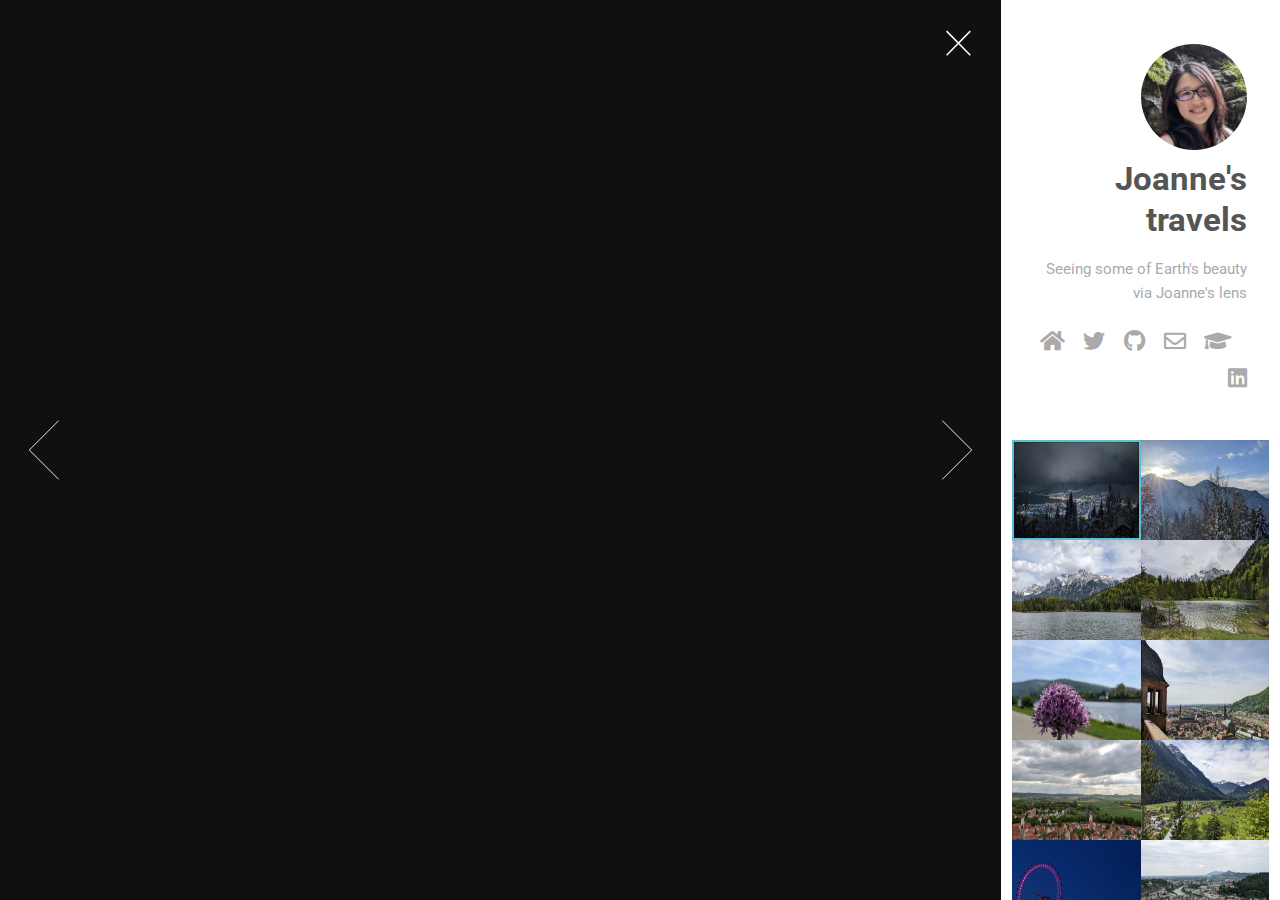
<file: galleries/index.html>
<!DOCTYPE HTML>
<!--
	Lens by HTML5 UP
	html5up.net | @ajlkn
	Free for personal and commercial use under the CCA 3.0 license (html5up.net/license)
-->
<html>
	<head>
		<title>Joanne's travel</title>
		<meta charset="utf-8" />
		<meta name="viewport" content="width=device-width, initial-scale=1, user-scalable=no" />
		<link rel="stylesheet" href="assets/css/main.css" />
		<link rel="icon" href="../images/Pikachu.png">
		<noscript><link rel="stylesheet" href="assets/css/noscript.css" /></noscript>
	</head>
	<body class="is-preload-0 is-preload-1 is-preload-2">

		<!-- Main -->
			<div id="main">

				<!-- Header -->
					<header id="header">
						<img src="../images/tanofspace2_2.jpg" alt="" width="50%" style="border-radius: 50%"/>
						<h1>Joanne's travels</h1>
						<p>Seeing some of Earth's beauty via Joanne's lens</a></p>
						<ul class="icons">
							<li><a href="../index.html" class="icon solid fa-home"><span class="label"></span></a></li>
							<li><a href="https://twitter.com/tanofspace" class="icon brands fa-twitter"><span class="label">Twitter</span></a></li>
							<li><a href="https://github.com/tanofspace" class="icon brands fa-github"><span class="label">Github</span></a></li>
							<li><a href="mailto:jtan@mpa-garching.mpg.de" class="icon fa-envelope"><span class="label">Email</span></a></li>
							<li><a href="https://scholar.google.com/citations?user=SAHOcG0AAAAJ&hl=en" class="icon solid fa-graduation-cap"><span class="label">Google Scholar</span></a></li>
							<li><a href="https://www.linkedin.com/in/tanofspace/" class="icon brands fa-linkedin"><span class="label">LinkedIn</span></a></li>
						</ul>
					</header>

				<!-- Thumbnail -->
					<section id="thumbnails">
						<article>
							<a class="thumbnail" href="travels/ringberg_night.jpg"><img src="travels/ringberg_night.jpg" alt="" height="100"/></a>
							<h2>Tegernsee at night (Feb '23)</h2>
							<p>Wintry night view of Tegernsee from Ringberg Castle.</p>
						</article>
						<article>
							<a class="thumbnail" href="travels/ringberg_alps.jpg"><img src="travels/ringberg_alps.jpg" alt="" height="100"/></a>
							<h2>Sunrise at Ringberg (Feb '23)</h2>
							<p>Sun rising slowly above the Bavarian Alps.</p>
						</article>
						<article>
							<a class="thumbnail" href="travels/Lautersee.jpg"><img src="travels/Lautersee.jpg" alt="" height="100"/></a>
							<h2>Lautersee (May '23)</h2>
							<p>A view of the Alps and the lake (Lautersee) during my hike around Mittenwald.</p>
						</article>
						<article>
							<a class="thumbnail" href="travels/Ferchensee.jpg"><img src="travels/Ferchensee.jpg" alt="" height="100"/></a>
							<h2>Ferchensee (May '23)</h2>
							<p>Another view of the Alps and the lake (Ferchensee) during my Mittenwald hike.</p>
						</article>
						<article>
							<a class="thumbnail" href="travels/hd_flower.jpg" data-position="top center"><img src="travels/hd_flower.jpg" alt="" height="100"/></a>
							<h2>Pretty flower (May '23)</h2>
							<p>Saw this while strolling along the Neckar in Heidelberg, can't resist.</p>
						</article>
						<article>
							<a class="thumbnail" href="travels/hd_view_from_castle.jpg"><img src="travels/hd_view_from_castle.jpg" alt="" height="100"/></a>
							<h2>Town of Heidelberg (May '23)</h2>
							<p>View of Heidelberg from the Heidelberg Castle.</p>
						</article>
						<article>
							<a class="thumbnail" href="travels/noerdlingen.jpg"><img src="travels/noerdlingen.jpg" alt="" height="100"/></a>
							<h2>Town of Noerdlingen (May '23)</h2>
							<p>View of Noerdlingen from Kirchturm Daniel. The climb up was a great work out!</p>
						</article>
						<article>
							<a class="thumbnail" href="travels/view_from_forest_ascent.jpg"><img src="travels/view_from_forest_ascent.jpg" alt="" height="100"/></a>
							<h2>View of Mittenwald area (May '23)</h2>
							<p>Another view of Mittenwald, snapped during my ascent using the forest route to Ederkanzel.</p>
						</article>
						<article>
							<a class="thumbnail" href="travels/london_eye.jpg"><img src="travels/london_eye.jpg" alt="" height="100"/></a>
							<h2>London Eye in colors (Jun '23)</h2>
							<p>Pretty colors. Not many words needed.</p>
						</article>
						<article>
							<a class="thumbnail" href="travels/salzburg_view_from_burg.jpg"><img src="travels/salzburg_view_from_burg.jpg" alt="" height="100"/></a>
							<h2>City of Salzburg (Jul '23</h2>
							<p>View of the city of Salzburg from the Hohensalzburg Fortress.</p>
						</article>
						<!--article>
							<a class="thumbnail" href="images/fulls/11.jpg"><img src="images/thumbs/11.jpg" alt="" /></a>
							<h2>Pharetra ex non faucibus</h2>
							<p>Ut sed magna euismod leo laoreet congue. Fusce congue enim ultricies.</p>
						</article>
						<article>
							<a class="thumbnail" href="images/fulls/12.jpg"><img src="images/thumbs/12.jpg" alt="" /></a>
							<h2>Mattis lorem sodales</h2>
							<p>Feugiat auctor leo massa, nec vestibulum nisl erat faucibus, rutrum nulla.</p>
						</article-->
					</section>

				<!-- Footer -->
					<footer id="footer">
						<ul class="copyright">
							<li>&copy; 2023 Joanne Tan.</li><li>Design: <a href="http://html5up.net">HTML5 UP</a>.</li>
						</ul>
					</footer>

			</div>

		<!-- Scripts -->
			<script src="assets/js/jquery.min.js"></script>
			<script src="assets/js/browser.min.js"></script>
			<script src="assets/js/breakpoints.min.js"></script>
			<script src="assets/js/main.js"></script>

	</body>
</html>
</file>
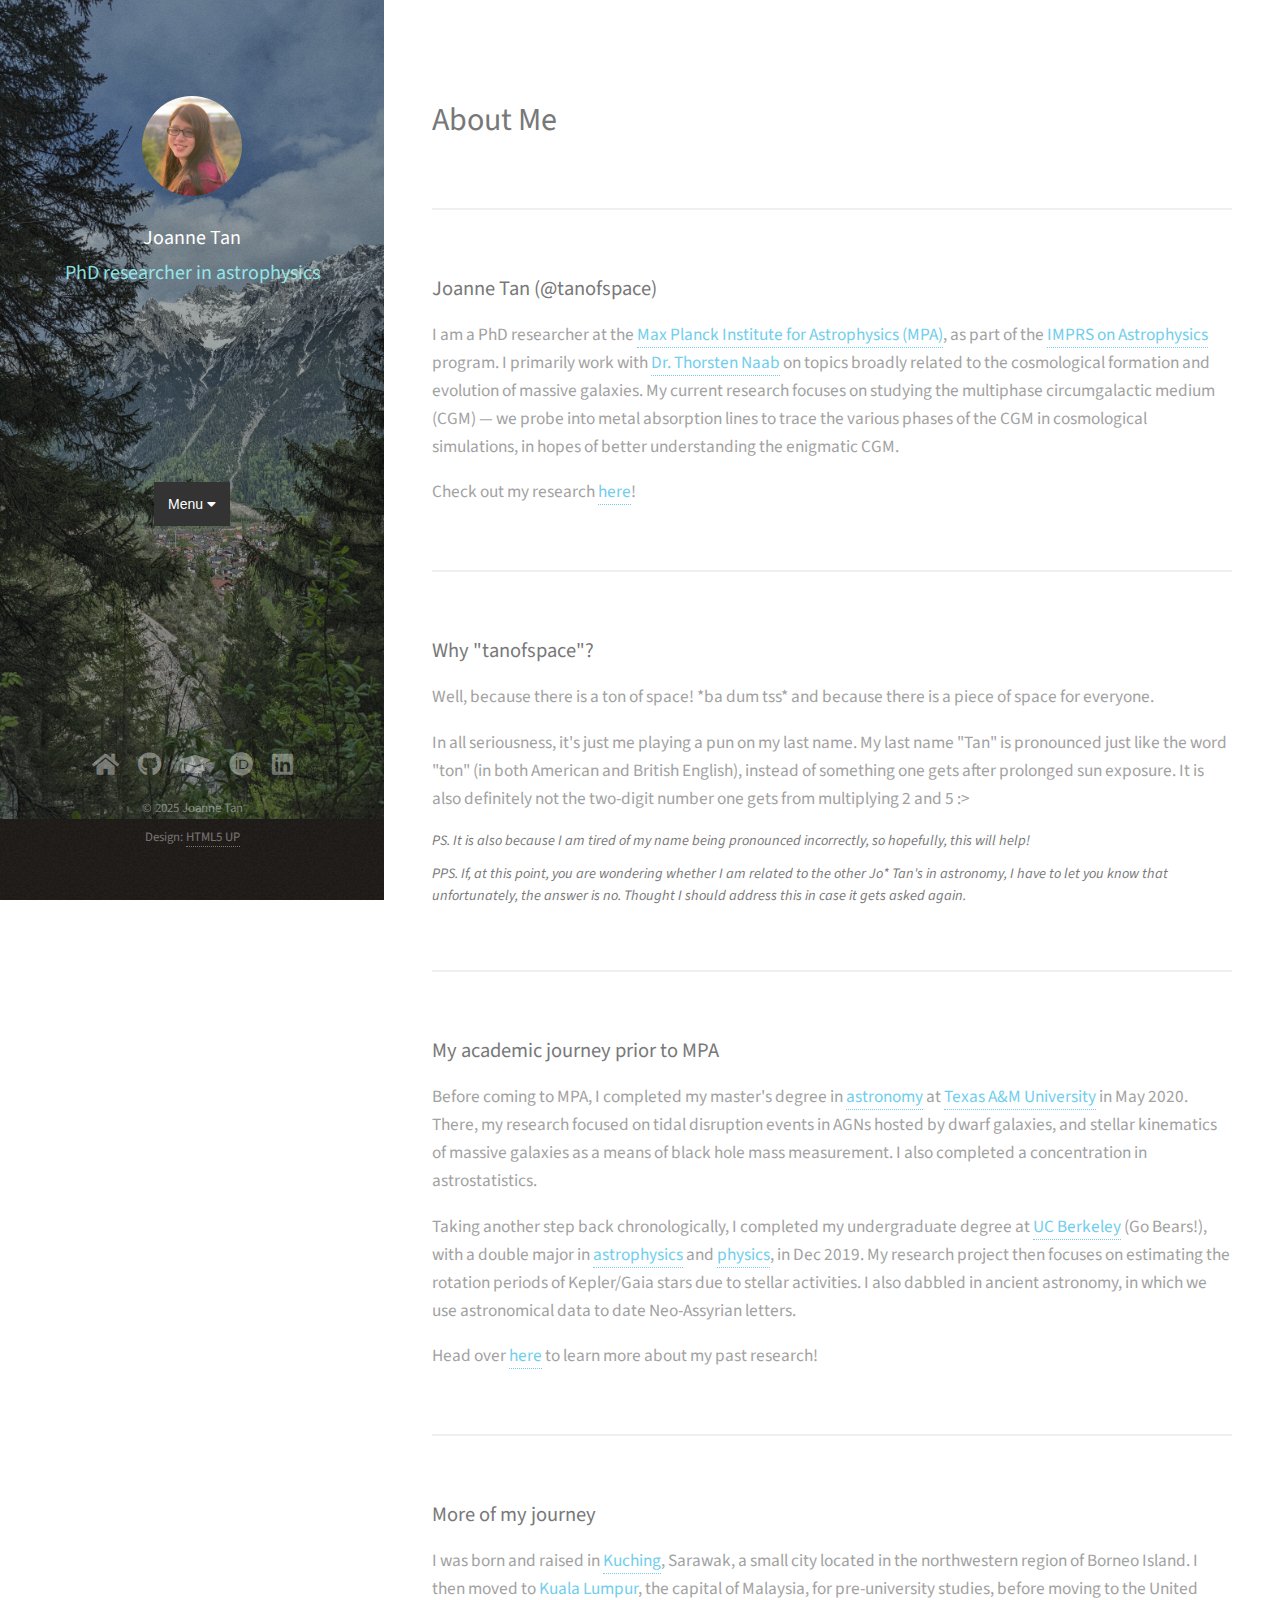
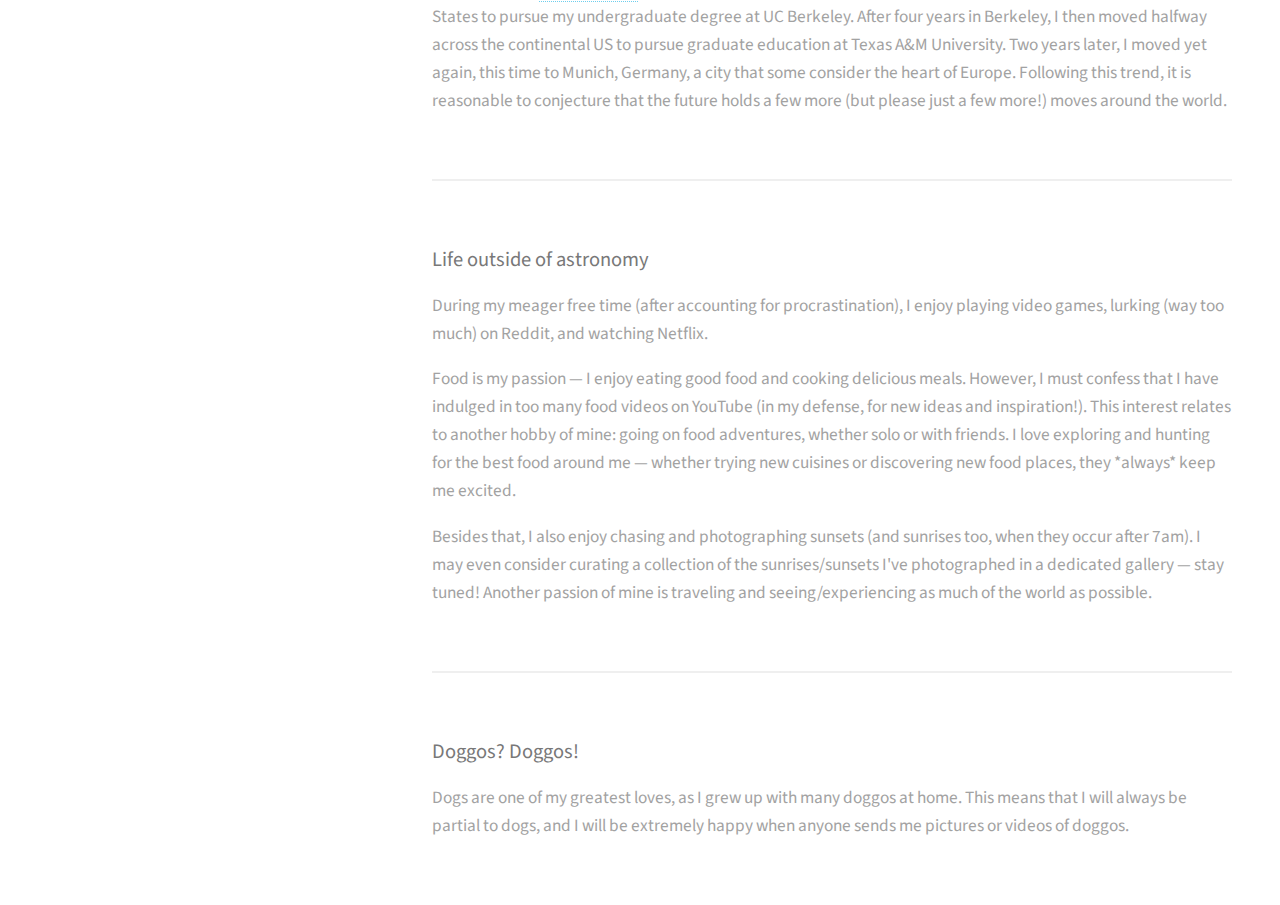
<file: aboutme.html>
<!DOCTYPE HTML>
<!--
	Strata by HTML5 UP
	html5up.net | @ajlkn
	Free for personal and commercial use under the CCA 3.0 license (html5up.net/license)
-->
<html>
	<head>
		<title>Joanne Tan</title>
		<meta charset="utf-8" />
		<meta name="viewport" content="width=device-width, initial-scale=1, user-scalable=no" />
		<link rel="stylesheet" href="assets/css/main.css" />
		<link rel="icon" href="images/Pikachu.png">
	</head>
	<body class="is-preload">

		<!-- Header -->
			<header id="header">
				<div class="inner">
					<a href="index.html" class="image avatar"><img src="images/tanofspace.jpg" alt="" /></a>
					<!--h1><strong><a href="index.html" class="nounderline">Joanne Tan</a> </strong><br /></h1!-->
					<h1><strong>Joanne Tan</strong><br /></h1>
					<h1>PhD researcher in astrophysics<br /></h1>
				</div>

				<!--div class="navbar">
					<a href="#home">Home</a>
					<div class="dropdown2">
					<button class="dropbtn2" onclick="myFunction()">Menu
						<i class="fa fa-caret-down"></i>
					</button>
					<div class="dropdown-content" id="myDropdown">
						<a href="index.html">Link 1</a>
						<a href="#">Link 2</a>
						<a href="#">Link 3</a>
					</div>
					</div> 
				</div-->


				<div class="dropdown">
					<button class="dropbtn" onclick="myFunction()">Menu
						<i class="fa fa-caret-down"></i></button>
					<div id="myDropdown" class="dropdown-content">
						<a href="index.html">Home</a>
						<a href="aboutme.html">About me</a>
						<a href="research.html">Research</a>
						<a href="docs/JTan_CV.pdf">CV</a>
						<a href="galleries/index.html">Travel photos</a>
						<a href="galleries/index_food.html">Food photos</a>
					</div>
				</div>
			</header>



		<!-- Main -->
			<div id="main">

				<!-- Intro -->
					<section id="heading">
						<header class="major">
							<h2>About Me</h2>
						</header>
					</section>

					<section id="current">
						<h3><b>Joanne Tan (@tanofspace)</b> </h3>
						<p>I am a PhD researcher at the <a href="https://www.mpa-garching.mpg.de" target="_blank">Max Planck Institute for Astrophysics (MPA)</a>, as part of the <a href="https://www.imprs-astro.mpg.de/" target="_blank">IMPRS on Astrophysics</a> program. I primarily work with <a href="https://wwwmpa.mpa-garching.mpg.de/~naab/naab/Welcome.html" target="_blank"> Dr. Thorsten Naab</a> on topics broadly related to the cosmological formation and evolution of massive galaxies. My current research focuses on studying the multiphase circumgalactic medium (CGM) — we probe into metal absorption lines to trace the various phases of the CGM in cosmological simulations, in hopes of better understanding the enigmatic CGM. 
						<p>Check out my research <a href="research.html" target="_blank">here</a>!
						</p>
					</section>

					<section id="why">
						<h3><b>Why "tanofspace"?</b> </h3>
						<!--p style="font-size: 1.1em"-->
						<p>Well, because there is a ton of space! *ba dum tss* and because there is a piece of space for everyone.
						</p>
						<p>In all seriousness, it's just me playing a pun on my last name. My last name "Tan" is pronounced just like the word "ton" (in both American and British English), instead of something one gets after prolonged sun exposure. It is also definitely not the two-digit number one gets from multiplying 2 and 5 :> 
						</p>
						<i><h5>
						PS. It is also because I am tired of my name being pronounced incorrectly, so hopefully, this will help!
						</h5>
						<h5>
						PPS. If, at this point, you are wondering whether I am related to the other Jo* Tan's in astronomy, I have to let you know that unfortunately, the answer is no. Thought I should address this in case it gets asked again. 
						</h5></i>
					</section>

					<section id="previous">
						<h3><b>My academic journey prior to MPA</b> </h3>
						<p>Before coming to MPA, I completed my master's degree in <a href="https://physics.tamu.edu/" target="_blank">astronomy</a> at <a href="https://tamu.edu/" target="_blank">Texas A&M University</a> in May 2020. There, my research focused on tidal disruption events in AGNs hosted by dwarf galaxies, and stellar kinematics of massive galaxies as a means of black hole mass measurement. I also completed a concentration in astrostatistics. </p>

						<p> Taking another step back chronologically, I completed my undergraduate degree at <a href="https://berkeley.edu/" target="_blank">UC Berkeley</a> (Go Bears!), with a double major in <a href="https://astro.berkeley.edu/" target="_blank">astrophysics</a> and <a href="https://physics.berkeley.edu/" target="_blank">physics</a>, in Dec 2019. My research project then focuses on estimating the rotation periods of Kepler/Gaia stars due to stellar activities. I also dabbled in ancient astronomy, in which we use astronomical data to date Neo-Assyrian letters.
						</p>
						<!--img src="images/Pikachu.png" width="300" height="300"/-->
						<p>Head over <a href="research.html" target="_blank">here</a> to learn more about my past research!
						</p>
					</section>

					<section id="origin">
						<h3><b>More of my journey</b> </h3>
						<p>I was born and raised in <a href="https://en.wikipedia.org/wiki/Kuching" target="_blank">Kuching</a>, Sarawak, a small city located in the northwestern region of Borneo Island. I then moved to <a href="https://en.wikipedia.org/wiki/Kuala_Lumpur" target="_blank">Kuala Lumpur</a>, the capital of Malaysia, for pre-university studies, before moving to the United States to pursue my undergraduate degree at UC Berkeley. After four years in Berkeley, I then moved halfway across the continental US to pursue graduate education at Texas A&M University. Two years later, I moved yet again, this time to Munich, Germany, a city that some consider the heart of Europe. Following this trend, it is reasonable to conjecture that the future holds a few more (but please just a few more!) moves around the world.
						</p>
					</section>

					<section id="life">
						<h3><b>Life outside of astronomy</b> </h3>
						<p>During my meager free time (after accounting for procrastination), I enjoy playing video games, lurking (way too much) on Reddit, and watching Netflix. 
						</p>

						<p>Food is my passion — I enjoy eating good food and cooking delicious meals. However, I must confess that I have indulged in too many food videos on YouTube (in my defense, for new ideas and inspiration!). This interest relates to another hobby of mine: going on food adventures, whether solo or with friends. I love exploring and hunting for the best food around me — whether trying new cuisines or discovering new food places, they *always* keep me excited.
						</p>

						<p>Besides that, I also enjoy chasing and photographing sunsets (and sunrises too, when they occur after 7am). I may even consider curating a collection of the sunrises/sunsets I've photographed in a dedicated gallery — stay tuned! Another passion of mine is traveling and seeing/experiencing as much of the world as possible. 
						</p>

						<!--p>Last but not least, writing fiction and poetry has gradually taken hold of my ever-growing list of interests. There are moments when I find myself spontaneously inspired to craft a haiku or two. </p-->

						<!--p>Outside of astronomy, after accounting for procrastination, I enjoy playing video games, lurking (too much) on Reddit (and now Twitter as well), and watching Netflix. I also love cooking and have definitely watched way too many food videos (for inspiration!). I enjoy chasing and photographing sunsets, going on food adeventures and travelling as well. Writing fiction has also slowly gain a stronghold in my ever-growing list of interests.
						</p-->
					</section>

					<section id="dogs">
						<h3><b>Doggos? Doggos!</b> </h3>
						<p>Dogs are one of my greatest loves, as I grew up with many doggos at home. This means that I will always be partial to dogs, and I will be extremely happy when anyone sends me pictures or videos of doggos. 
						</p>
					</section>



			</div>


		<!-- Footer -->
			<footer id="footer">
				<div class="inner">
					<ul class="icons">						
						<li><a href="index.html" class="icon solid fa-home"><span class="label"></span></a></li>
						<!--li><a href="https://twitter.com/tanofspace" class="icon brands fa-twitter"><span class="label">Twitter</span></a></li-->
						<li><a href="https://github.com/tanofspace" class="icon brands fa-github"><span class="label">Github</span></a></li>
						<!--li><a href="#" class="icon brands fa-dribbble"><span class="label">Dribbble</span></a></li-->
						<!--li><a href="mailto:jtan@mpa-garching.mpg.de" class="icon solid fa-envelope"><span class="label">Email</span></a></li-->
						<!--li><a href="https://bsky.app/profile/tanofspace.bsky.social"><img alt="bsky" src="bsky-icon.svg" width="20" height="20" /><span class="label"></span></a></li-->
						<li><a href="https://scholar.google.com/citations?user=SAHOcG0AAAAJ&hl=en" class="icon solid fa-graduation-cap"><span class="label">Google Scholar</span></a></li>
						<li><a href="https://https://orcid.org/0009-0006-5896-2554" class="icon brands fa-orcid"><span class="label">ORCID</span></a></li>
						<li><a href="https://www.linkedin.com/in/tanofspace/" class="icon brands fa-linkedin"><span class="label">LinkedIn</span></a></li>
					</ul>
					<ul class="copyright">
						<li>&copy; 2025 Joanne Tan</li><li>Design: <a href="http://html5up.net">HTML5 UP</a></li>
					</ul>
				</div>
			</footer>

		<!-- Scripts -->
			<script src="assets/js/jquery.min.js"></script>
			<script src="assets/js/jquery.poptrox.min.js"></script>
			<script src="assets/js/browser.min.js"></script>
			<script src="assets/js/breakpoints.min.js"></script>
			<script src="assets/js/util.js"></script>
			<script src="assets/js/main.js"></script>
			<script>
			/* When the user clicks on the button,
			toggle between hiding and showing the dropdown content */
			function myFunction() {
				document.getElementById("myDropdown").classList.toggle("show");
			}

			// Close the dropdown menu if the user clicks outside of it
			window.onclick = function(event) {
				if (!event.target.matches('.dropbtn')) {
					var dropdowns = document.getElementsByClassName("dropdown-content");
					var i;
					for (i = 0; i < dropdowns.length; i++) {
						var openDropdown = dropdowns[i];
						if (openDropdown.classList.contains('show')) {
							openDropdown.classList.remove('show');
						}
					}
				}
			}
			</script>

	</body>
</html>
</file>
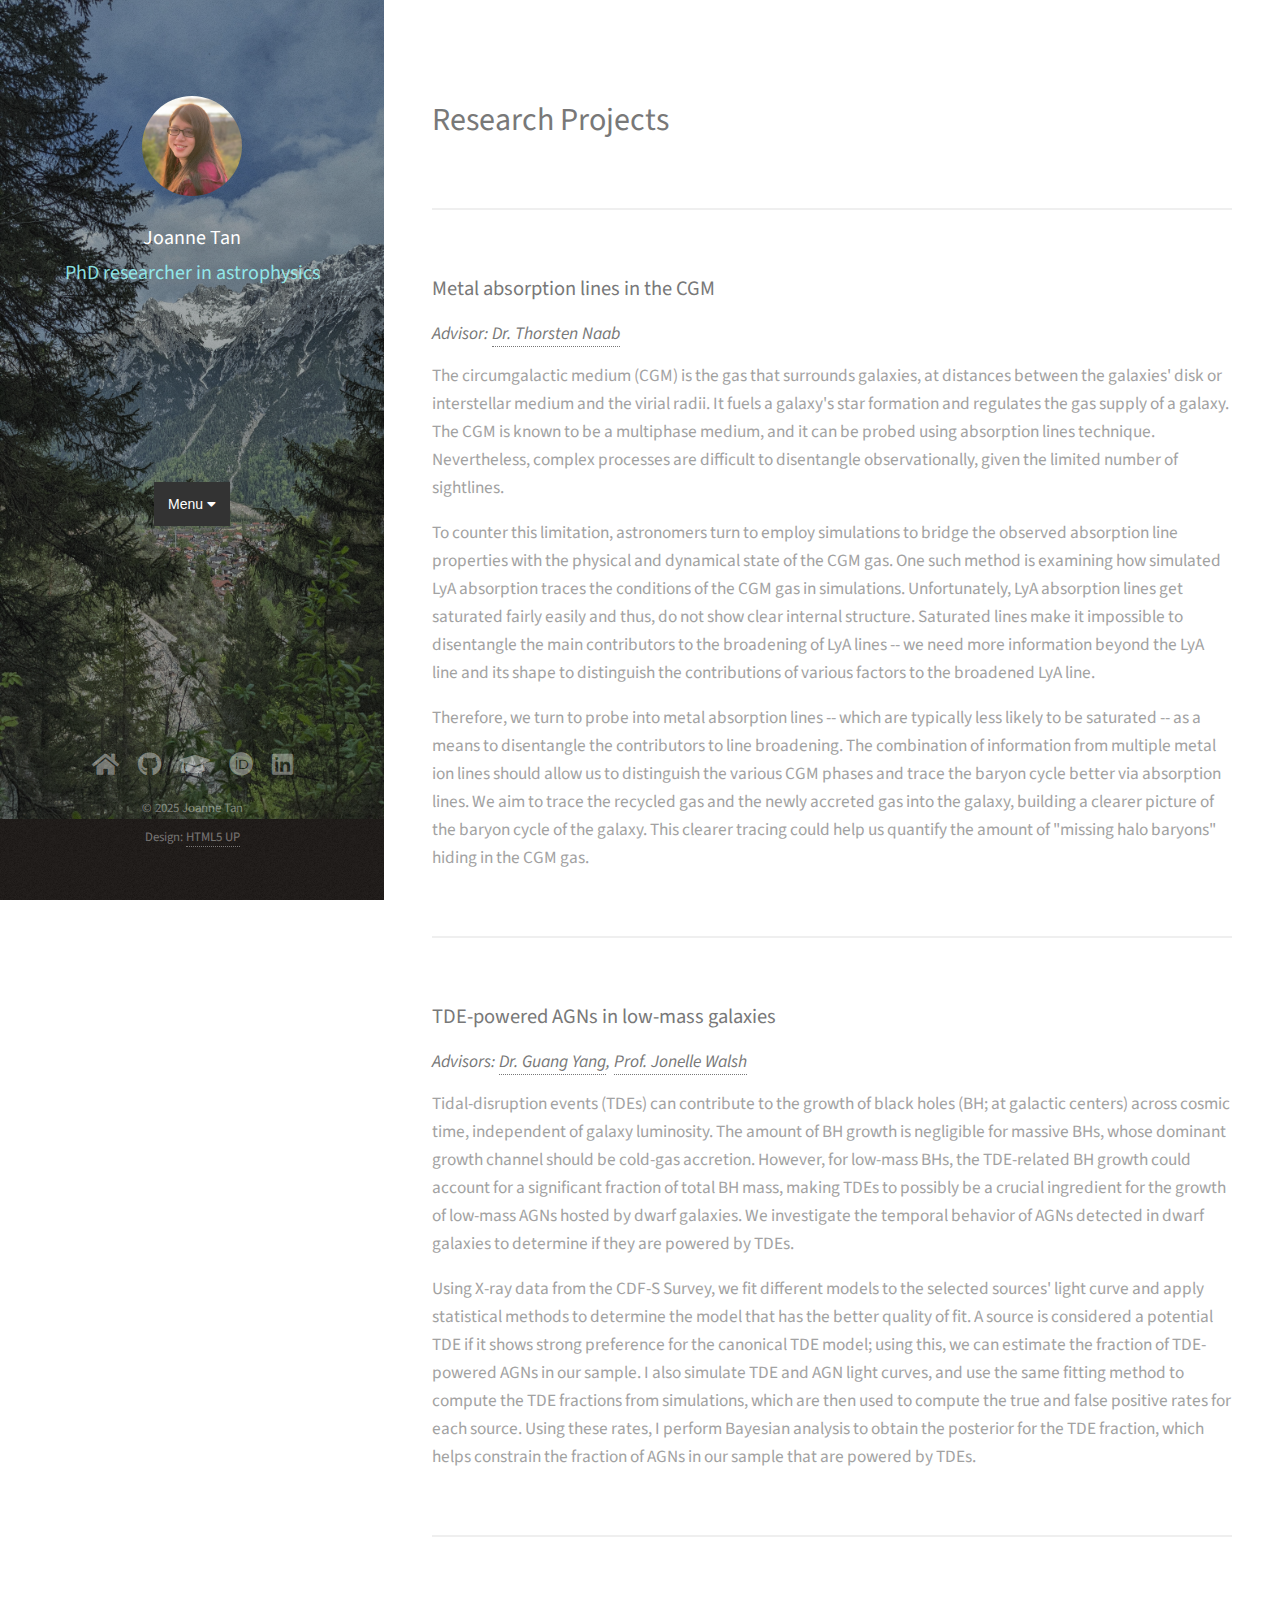
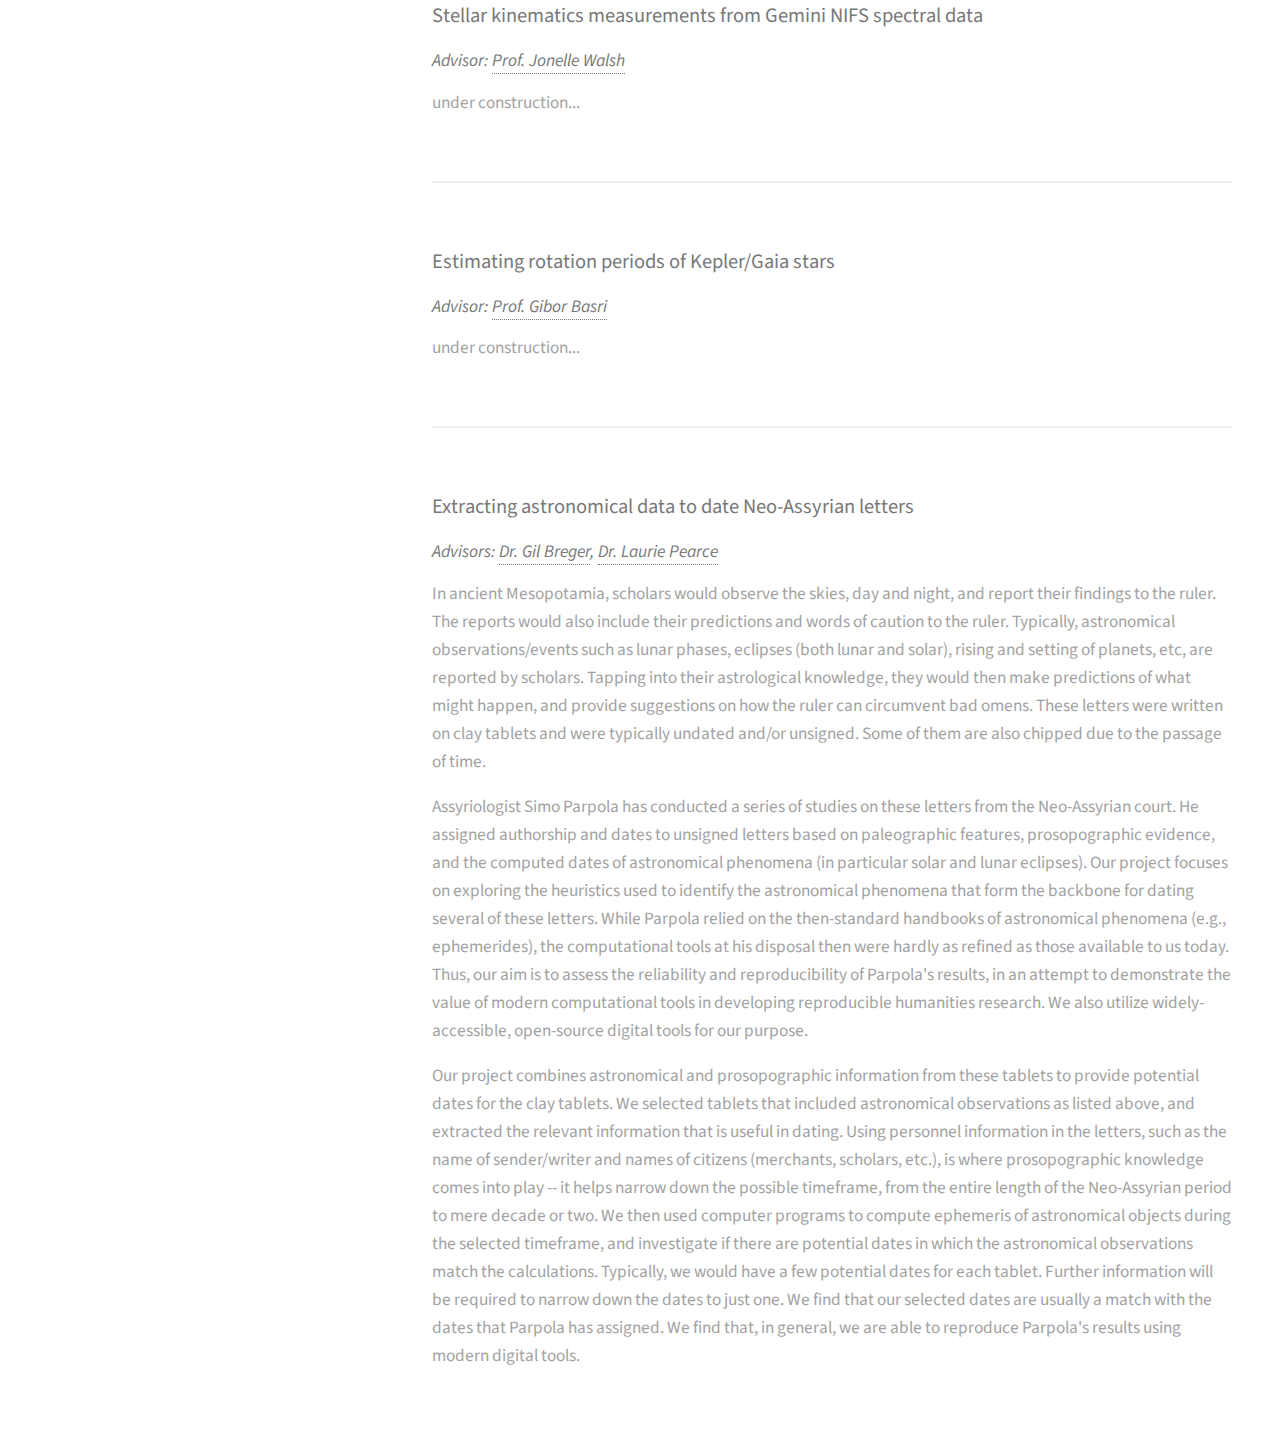
<file: research.html>
<!DOCTYPE HTML>
<!--
	Strata by HTML5 UP
	html5up.net | @ajlkn
	Free for personal and commercial use under the CCA 3.0 license (html5up.net/license)
-->
<html>
	<head>
		<title>Joanne Tan</title>
		<meta charset="utf-8" />
		<meta name="viewport" content="width=device-width, initial-scale=1, user-scalable=no" />
		<link rel="stylesheet" href="assets/css/main.css" />
		<link rel="icon" href="images/Pikachu.png">
	</head>
	<body class="is-preload">

		<!-- Header -->
			<header id="header">
				<div class="inner">
					<a href="index.html" class="image avatar"><img src="images/tanofspace.jpg" alt="" /></a>
					<!--h1><strong><a href="index.html" class="nounderline">Joanne Tan</a> </strong><br /></h1!-->
					<h1><strong>Joanne Tan</strong><br /></h1>
					<h1>PhD researcher in astrophysics<br /></h1>
				</div>

				<div class="dropdown">
					<button class="dropbtn" onclick="myFunction()">Menu
						<i class="fa fa-caret-down"></i></button>
					<div id="myDropdown" class="dropdown-content">
						<a href="index.html">Home</a>
						<a href="aboutme.html">About me</a>
						<a href="research.html">Research</a>
						<a href="docs/JTan_CV.pdf">CV</a>
						<a href="galleries/index.html">Travel photos</a>
						<a href="galleries/index_food.html">Food photos</a>
					</div>
				</div>
			</header>



		<!-- Main -->
			<div id="main">

				<!-- Intro -->
					<section id="heading">
						<header class="major">
							<h2>Research Projects</h2>
						</header>
					</section>

					<section id="cgm">
						<h3><b>Metal absorption lines in the CGM</b> </h3>
						<i><h4>Advisor: <a href="https://wwwmpa.mpa-garching.mpg.de/~naab/naab/Welcome.html" target="_blank"> Dr. Thorsten Naab</a></i></h4>
						<p>The circumgalactic medium (CGM) is the gas that surrounds galaxies, at distances between the galaxies' disk or interstellar medium and the virial radii. It fuels a galaxy's star formation and regulates the gas supply of a galaxy. The CGM is known to be a multiphase medium, and it can be probed using absorption lines technique. Nevertheless, complex processes are difficult to disentangle observationally, given the limited number of sightlines. 
						</p>
						<p>
						To counter this limitation, astronomers turn to employ simulations to bridge the observed absorption line properties with the physical and dynamical state of the CGM gas. One such method is examining how simulated LyA absorption traces the conditions of the CGM gas in simulations. Unfortunately, LyA absorption lines get saturated fairly easily and thus, do not show clear internal structure. Saturated lines make it impossible to disentangle the main contributors to the broadening of LyA lines -- we need more information beyond the LyA line and its shape to distinguish the contributions of various factors to the broadened LyA line.
						</p>
						<p>Therefore, we turn to probe into metal absorption lines -- which are typically less likely to be saturated -- as a means to disentangle the contributors to line broadening. The combination of information from multiple metal ion lines should allow us to distinguish the various CGM phases and trace the baryon cycle better via absorption lines. We aim to trace the recycled gas and the newly accreted gas into the galaxy, building a clearer picture of the baryon cycle of the galaxy. This clearer tracing could help us quantify the amount of "missing halo baryons" hiding in the CGM gas.							
						</p>
					</section>

					<section id="tde">
						<h3><b>TDE-powered AGNs in low-mass galaxies</b> </h3>
						<i><h4>Advisors: <a href="http://people.tamu.edu/~gyang206265/" target="_blank">Dr. Guang Yang</a>, <a href="https://jonellewalsh.weebly.com/" target="_blank">Prof. Jonelle Walsh</a></i></h4>
						<p>Tidal-disruption events (TDEs) can contribute to the growth of black holes (BH; at galactic centers) across cosmic time, independent of galaxy luminosity. The amount of BH growth is negligible for massive BHs, whose dominant growth channel should be cold-gas accretion. However, for low-mass BHs, the TDE-related BH growth could account for a significant fraction of total BH mass, making TDEs to possibly be a crucial ingredient for the growth of low-mass AGNs hosted by dwarf galaxies. We investigate the temporal behavior of AGNs detected in dwarf galaxies to determine if they are powered by TDEs. 
						</p>
						<p>Using X-ray data from the CDF-S Survey, we fit different models to the selected sources' light curve and apply statistical methods to determine the model that has the better quality of fit. A source is considered a potential TDE if it shows strong preference for the canonical TDE model; using this, we can estimate the fraction of TDE-powered AGNs in our sample. I also simulate TDE and AGN light curves, and use the same fitting method to compute the TDE fractions from simulations, which are then used to compute the true and false positive rates for each source. Using these rates, I perform Bayesian analysis to obtain the posterior for the TDE fraction, which helps constrain the fraction of AGNs in our sample that are powered by TDEs.
						</p>
					</section>

					<section id="stellar-kinematics">
						<h3><b>Stellar kinematics measurements from Gemini NIFS spectral data</b> </h3>
						<i><h4>Advisor: <a href="https://jonellewalsh.weebly.com/" target="_blank">Prof. Jonelle Walsh</a></i></h4>
						<p>under construction... 
						</p>
					</section>

					<section id="stellar-rotation-period">
						<h3><b>Estimating rotation periods of Kepler/Gaia stars</b> </h3>
						<i><h4>Advisor: <a href="https://astrogibor.org/" target="_blank">Prof. Gibor Basri</a></i></h4>
						<p>under construction... 
						</p>
					</section>

					<section id="ancient-astro">
						<h3><b>Extracting astronomical data to date Neo-Assyrian letters</b> </h3>
						<i><h4>Advisors: <a href="https://cstms.berkeley.edu/people/gil-breger/" target="_blank">Dr. Gil Breger</a>, <a href="https://lepearce.net/" target="_blank">Dr. Laurie Pearce</a></i></h4>
						<p>In ancient Mesopotamia, scholars would observe the skies, day and night, and report their findings to the ruler. The reports would also include their predictions and words of caution to the ruler. Typically, astronomical observations/events such as lunar phases, eclipses (both lunar and solar), rising and setting of planets, etc, are reported by scholars. Tapping into their astrological knowledge, they would then make predictions of what might happen, and provide suggestions on how the ruler can circumvent bad omens. These letters were written on clay tablets and were typically undated and/or unsigned. Some of them are also chipped due to the passage of time.
						</p>
						<p>Assyriologist Simo Parpola has conducted a series of studies on these letters from the Neo-Assyrian court. He assigned authorship and dates to unsigned letters based on paleographic features, prosopographic evidence, and the computed dates of astronomical phenomena (in particular solar and lunar eclipses). Our project focuses on exploring the heuristics used to identify the astronomical phenomena that form the backbone for dating several of these letters. While Parpola relied on the then-standard handbooks of astronomical phenomena (e.g., ephemerides), the computational tools at his disposal then were hardly as refined as those available to us today. Thus, our aim is to assess the reliability and reproducibility of Parpola's results, in an attempt to demonstrate the value of modern computational tools in developing reproducible humanities research. We also utilize widely-accessible, open-source digital tools for our purpose.							
						</p>
						<p> Our project combines astronomical and prosopographic information from these tablets to provide potential dates for the clay tablets. 
						We selected tablets that included astronomical observations as listed above, and extracted the relevant information that is useful in dating. Using personnel information in the letters, such as the name of sender/writer and names of citizens (merchants, scholars, etc.), is where prosopographic knowledge comes into play -- it helps narrow down the possible timeframe, from the entire length of the Neo-Assyrian period to mere decade or two.  We then used computer programs to compute ephemeris of astronomical objects during the selected timeframe, and investigate if there are potential dates in which the astronomical observations match the calculations. Typically, we would have a few potential dates for each tablet. Further information will be required to narrow down the dates to just one. We find that our selected dates are usually a match with the dates that Parpola has assigned. We find that, in general, we are able to reproduce Parpola's results using modern digital tools.	
						</p>
						<!--p>
							The most useful information is the sender's name, as the active period of the scholar will directly narrow down the timeframe in which the letter was written.
						</p-->

						

					</section>




			</div>


		<!-- Footer -->
			<footer id="footer">
				<div class="inner">
					<ul class="icons">
						<li><a href="index.html" class="icon solid fa-home"><span class="label"></span></a></li>
						<!--li><a href="https://twitter.com/tanofspace" class="icon brands fa-twitter"><span class="label">Twitter</span></a></li-->
						<li><a href="https://github.com/tanofspace" class="icon brands fa-github"><span class="label">Github</span></a></li>
						<!--li><a href="#" class="icon brands fa-dribbble"><span class="label">Dribbble</span></a></li-->
						<!--li><a href="mailto:jtan@mpa-garching.mpg.de" class="icon solid fa-envelope"><span class="label">Email</span></a></li-->
						<!--li><a href="https://bsky.app/profile/tanofspace.bsky.social"><img alt="bsky" src="bsky-icon.svg" width="20" height="20" /><span class="label"></span></a></li-->
						<li><a href="https://scholar.google.com/citations?user=SAHOcG0AAAAJ&hl=en" class="icon solid fa-graduation-cap"><span class="label">Google Scholar</span></a></li>
						<li><a href="https://https://orcid.org/0009-0006-5896-2554" class="icon brands fa-orcid"><span class="label">ORCID</span></a></li>
						<li><a href="https://www.linkedin.com/in/tanofspace/" class="icon brands fa-linkedin"><span class="label">LinkedIn</span></a></li>
					</ul>
					<ul class="copyright">
						<li>&copy; 2025 Joanne Tan</li><li>Design: <a href="http://html5up.net">HTML5 UP</a></li>
					</ul>
				</div>
			</footer>

		<!-- Scripts -->
			<script src="assets/js/jquery.min.js"></script>
			<script src="assets/js/jquery.poptrox.min.js"></script>
			<script src="assets/js/browser.min.js"></script>
			<script src="assets/js/breakpoints.min.js"></script>
			<script src="assets/js/util.js"></script>
			<script src="assets/js/main.js"></script>
			<script>
			/* When the user clicks on the button,
			toggle between hiding and showing the dropdown content */
			function myFunction() {
				document.getElementById("myDropdown").classList.toggle("show");
			}

			// Close the dropdown menu if the user clicks outside of it
			window.onclick = function(event) {
				if (!event.target.matches('.dropbtn')) {
					var dropdowns = document.getElementsByClassName("dropdown-content");
					var i;
					for (i = 0; i < dropdowns.length; i++) {
						var openDropdown = dropdowns[i];
						if (openDropdown.classList.contains('show')) {
							openDropdown.classList.remove('show');
						}
					}
				}
			}
			</script>

	</body>
</html>
</file>
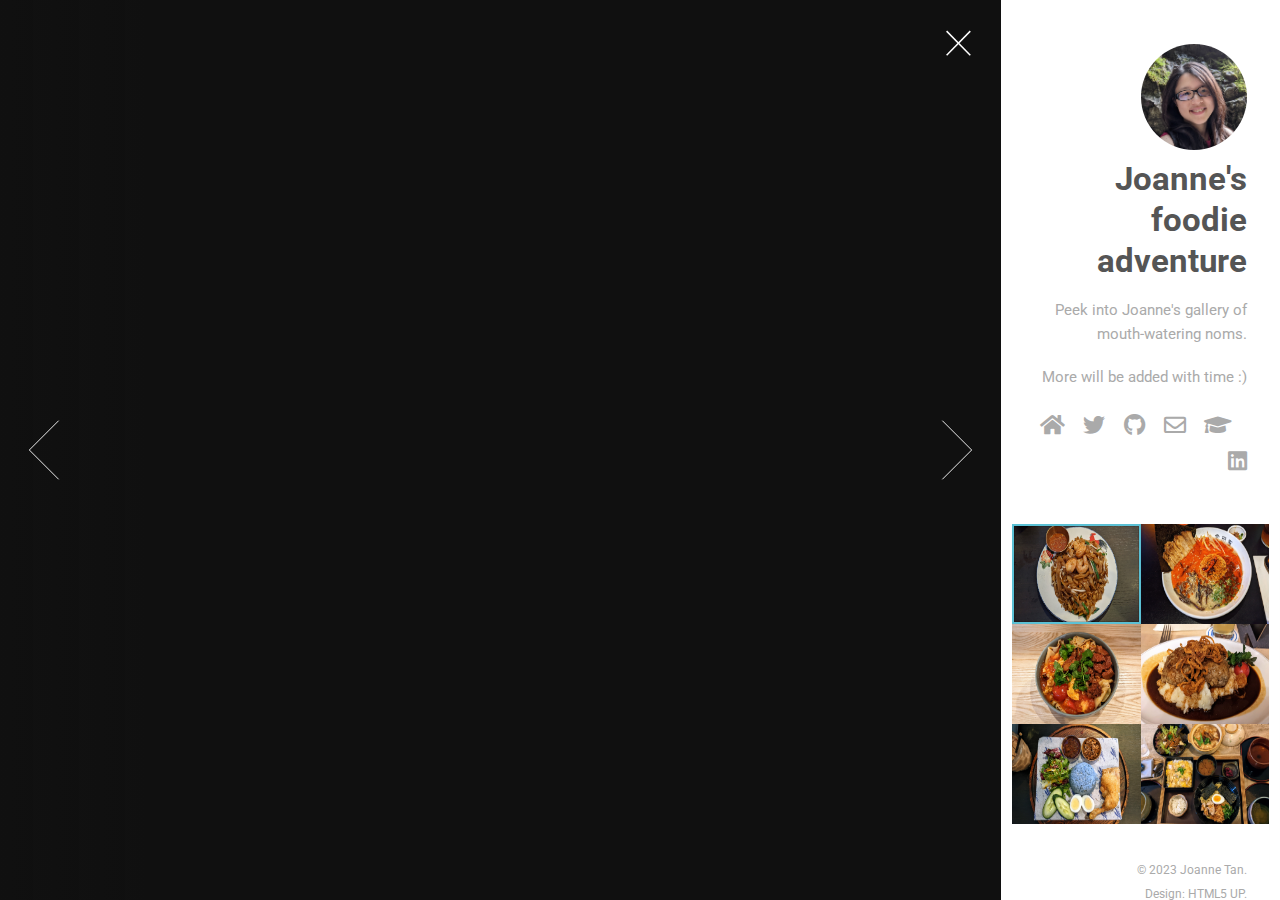
<file: galleries/index_food.html>
<!DOCTYPE HTML>
<!--
	Lens by HTML5 UP
	html5up.net | @ajlkn
	Free for personal and commercial use under the CCA 3.0 license (html5up.net/license)
-->
<html>
	<head>
		<title>Joanne's travel</title>
		<meta charset="utf-8" />
		<meta name="viewport" content="width=device-width, initial-scale=1, user-scalable=no" />
		<link rel="stylesheet" href="assets/css/main.css" />
		<link rel="icon" href="../images/Pikachu.png">
		<noscript><link rel="stylesheet" href="assets/css/noscript.css" /></noscript>
	</head>
	<body class="is-preload-0 is-preload-1 is-preload-2">

		<!-- Main -->
			<div id="main">

				<!-- Header -->
					<header id="header">
						<img src="../images/tanofspace2_2.jpg" alt="" width="50%" style="border-radius: 50%"/>
						<h1>Joanne's foodie adventure</h1>
						<p>Peek into Joanne's gallery of mouth-watering noms.</a></p>
						<p>More will be added with time :)</a></p>
						<ul class="icons">
							<li><a href="index.html" class="icon solid fa-home"><span class="label"></span></a></li>
							<li><a href="https://twitter.com/tanofspace" class="icon brands fa-twitter"><span class="label">Twitter</span></a></li>
							<li><a href="https://github.com/tanofspace" class="icon brands fa-github"><span class="label">Github</span></a></li>
							<li><a href="mailto:jtan@mpa-garching.mpg.de" class="icon fa-envelope"><span class="label">Email</span></a></li>
							<li><a href="https://scholar.google.com/citations?user=SAHOcG0AAAAJ&hl=en" class="icon solid fa-graduation-cap"><span class="label">Google Scholar</span></a></li>
							<li><a href="https://www.linkedin.com/in/tanofspace/" class="icon brands fa-linkedin"><span class="label">LinkedIn</span></a></li>
						</ul>
					</header>

				<!-- Thumbnail -->
					<section id="thumbnails">
						<article>
							<a class="thumbnail" href="foodie/med_salleh_ckt.jpg" data-position="left center"><img src="foodie/med_salleh_ckt.jpg" alt="" height="100"/></a>
							<h2>Char kueh tiaw</h2>
							<p>A scrumptious plate of one of my favorite dishes from home, consumed in London, UK. The <i>belacan</i> that came with it was delish!</p>
						</article>
						<article>
							<a class="thumbnail" href="foodie/kanada_ya.jpg"><img src="foodie/kanada_ya.jpg" alt="" height="100"/></a>
							<h2>Gekikara ramen</h2>
							<p>Absolutely made my taste buds danced with joy. Nommed in London, UK.</p>
						</article>
						<article>
							<a class="thumbnail" href="foodie/mamma_bao.jpg" data-position="top center"><img src="foodie/mamma_bao.jpg" alt="" height="100"/></a>
							<h2>Biang biang beef noodles</h2>
							<p>Don't let the picture fool you, this was too spicy for me to handle. 10/10 enjoyed the suffering, though! Nommed in Munich, Germany.</p>
						</article>
						<article>
							<a class="thumbnail" href="foodie/ausgustiner.jpg"><img src="foodie/ausgustiner.jpg" alt="" height="100"/></a>
							<h2>Kalbspflanzerl (veal patties)</h2>
							<p>Loved the patties, the gravy, the mashed potatoes, and the fried onions. The combination was heavenly. Consumed in Garching, Germany.</p>
						</article>
						<article>
							<a class="thumbnail" href="foodie/med_salleh_nasi_lemak.jpg" data-position="top center"><img src="foodie/med_salleh_nasi_lemak.jpg" alt="" height="100"/></a>
							<h2>Nasi lemak</h2>
							<p>A delicious rendition of one of Malaysia's representative dishes. Excellent <i>sambal</i>. Also consumed in London, UK.</p>
						</article>
						<article>
							<a class="thumbnail" href="foodie/nomnom_dinner.jpg"><img src="foodie/nomnom_dinner.jpg" alt="" height="100"/></a>
							<h2>Homey Japanese food</h2>
							<p>Various comfort Japanese food with a dash of homeyness. Nommed with friends in Munich, Germany.</p>
						</article>
						<!--article>
							<a class="thumbnail" href="images/fulls/07.jpg"><img src="images/thumbs/07.jpg" alt="" /></a>
							<h2>Proin quis mauris</h2>
							<p>Etiam ultricies, lorem quis efficitur porttitor, facilisis ante orci urna.</p>
						</article>
						<article>
							<a class="thumbnail" href="images/fulls/08.jpg"><img src="images/thumbs/08.jpg" alt="" /></a>
							<h2>Gravida quis varius enim</h2>
							<p>Nunc egestas congue lorem. Nullam dictum placerat ex sapien tortor mattis.</p>
						</article>
						<article>
							<a class="thumbnail" href="images/fulls/09.jpg"><img src="images/thumbs/09.jpg" alt="" /></a>
							<h2>Morbi eget vitae adipiscing</h2>
							<p>In quis vulputate dui. Maecenas metus elit, dictum praesent lacinia lacus.</p>
						</article>
						<article>
							<a class="thumbnail" href="images/fulls/10.jpg"><img src="images/thumbs/10.jpg" alt="" /></a>
							<h2>Habitant tristique senectus</h2>
							<p>Vestibulum ante ipsum primis in faucibus orci luctus ac tincidunt dolor.</p>
						</article>
						<article>
							<a class="thumbnail" href="images/fulls/11.jpg"><img src="images/thumbs/11.jpg" alt="" /></a>
							<h2>Pharetra ex non faucibus</h2>
							<p>Ut sed magna euismod leo laoreet congue. Fusce congue enim ultricies.</p>
						</article>
						<article>
							<a class="thumbnail" href="images/fulls/12.jpg"><img src="images/thumbs/12.jpg" alt="" /></a>
							<h2>Mattis lorem sodales</h2>
							<p>Feugiat auctor leo massa, nec vestibulum nisl erat faucibus, rutrum nulla.</p>
						</article-->
					</section>

				<!-- Footer -->
					<footer id="footer">
						<ul class="copyright">
							<li>&copy; 2023 Joanne Tan.</li><li>Design: <a href="http://html5up.net">HTML5 UP</a>.</li>
						</ul>
					</footer>

			</div>

		<!-- Scripts -->
			<script src="assets/js/jquery.min.js"></script>
			<script src="assets/js/browser.min.js"></script>
			<script src="assets/js/breakpoints.min.js"></script>
			<script src="assets/js/main.js"></script>

	</body>
</html>
</file>
<file: galleries/assets/css/noscript.css>
/*
	Lens by HTML5 UP
	html5up.net | @ajlkn
	Free for personal and commercial use under the CCA 3.0 license (html5up.net/license)
*/

/* Main */

	#main {
		opacity: 1 !important;
		right: 0 !important;
	}

	body:before {
		content: 'Javascript is disabled :(';
		display: block;
		position: absolute;
		top: 50%;
		width: calc(100% - 22.5em * 0.333333333);
		height: 4em;
		margin-top: -2em;
		color: #282828;
		cursor: default;
		font-size: 3em;
		line-height: 4em;
		text-align: center;
		white-space: nowrap;
		left: 0;
	}
</file>
<file: galleries/assets/css/main.css>
@import url(fontawesome-all.min.css);
@import url("https://fonts.googleapis.com/css?family=Roboto:400,700");

/*
	Lens by HTML5 UP
	html5up.net | @ajlkn
	Free for personal and commercial use under the CCA 3.0 license (html5up.net/license)
*/

html, body, div, span, applet, object,
iframe, h1, h2, h3, h4, h5, h6, p, blockquote,
pre, a, abbr, acronym, address, big, cite,
code, del, dfn, em, img, ins, kbd, q, s, samp,
small, strike, strong, sub, sup, tt, var, b,
u, i, center, dl, dt, dd, ol, ul, li, fieldset,
form, label, legend, table, caption, tbody,
tfoot, thead, tr, th, td, article, aside,
canvas, details, embed, figure, figcaption,
footer, header, hgroup, menu, nav, output, ruby,
section, summary, time, mark, audio, video {
	margin: 0;
	padding: 0;
	border: 0;
	font-size: 100%;
	font: inherit;
	vertical-align: baseline;}

article, aside, details, figcaption, figure,
footer, header, hgroup, menu, nav, section {
	display: block;}

body {
	line-height: 1;
}

ol, ul {
	list-style: none;
}

blockquote, q {
	quotes: none;
}

	blockquote:before, blockquote:after, q:before, q:after {
		content: '';
		content: none;
	}

table {
	border-collapse: collapse;
	border-spacing: 0;
}

body {
	-webkit-text-size-adjust: none;
}

mark {
	background-color: transparent;
	color: inherit;
}

input::-moz-focus-inner {
	border: 0;
	padding: 0;
}

input, select, textarea {
	-moz-appearance: none;
	-webkit-appearance: none;
	-ms-appearance: none;
	appearance: none;
}

/* Basic */

	/*
			@-ms-viewport {
				width: device-width;
			}
		*/

	@media screen and (max-width: 480px) {

		html, body {
			min-width: 320px;
		}

	}

	body.is-preload-0 *, body.is-preload-0 *:before, body.is-preload-0 *:after {
		-moz-animation: none !important;
		-webkit-animation: none !important;
		-ms-animation: none !important;
		animation: none !important;
		-moz-transition: none !important;
		-webkit-transition: none !important;
		-ms-transition: none !important;
		transition: none !important;
	}

	html {
		box-sizing: border-box;
	}

	*, *:before, *:after {
		box-sizing: inherit;
	}

	html, body {
		background-color: #101010;
		overflow: hidden;
	}

/* Type */

	html {
		font-size: 16pt;
	}

		@media screen and (max-width: 1680px) {

			html {
				font-size: 12pt;
			}

		}

		@media screen and (max-width: 1280px) {

			html {
				font-size: 11pt;
			}

		}

	body {
		background-color: #fff;
		color: #aaa;
	}

	body, input, select, textarea {
		font-family: "Roboto", Helvetica, sans-serif;
		font-weight: 400;
		line-height: 1.65;
		font-size: 1em;
		color: #aaa;
	}

	a {
		-moz-transition: color 0.25s ease, border-bottom-color 0.25s ease;
		-webkit-transition: color 0.25s ease, border-bottom-color 0.25s ease;
		-ms-transition: color 0.25s ease, border-bottom-color 0.25s ease;
		transition: color 0.25s ease, border-bottom-color 0.25s ease;
		border-bottom: dotted 1px;
		color: inherit;
		text-decoration: none;
	}

		a:hover {
			border-bottom-color: transparent;
			color: #6fc9d1;
		}

	strong, b {
		font-weight: 400;
		color: #555;
	}

	em, i {
		font-style: italic;
	}

	p {
		margin: 0 0 1.25em 0;
	}

	h1, h2, h3, h4, h5, h6 {
		font-weight: 400;
		line-height: 1.25;
		margin: 0 0 0.5em 0;
		color: #555;
	}

		h1 a, h2 a, h3 a, h4 a, h5 a, h6 a {
			color: inherit;
			text-decoration: none;
		}

	h2 {
		font-size: 1.25em;
	}

	h3 {
		font-size: 1em;
	}

	h4 {
		font-size: 0.9em;
	}

	h5 {
		font-size: 0.8em;
	}

	h6 {
		font-size: 0.7em;
	}

	sub {
		font-size: 0.8em;
		position: relative;
		top: 0.5em;
	}

	sup {
		font-size: 0.8em;
		position: relative;
		top: -0.5em;
	}

	blockquote {
		border-left: solid 4px #ccc;
		font-style: italic;
		margin: 0 0 1.25em 0;
		padding: 0.3125em 0 0.3125em 1.25em;
	}

	code {
		border-radius: 4px;
		border: solid 1px;
		font-family: "Courier New", monospace;
		font-size: 0.9em;
		margin: 0 0.25em;
		padding: 0.25em 0.65em;
		border-color: #ccc;
	}

	pre {
		-webkit-overflow-scrolling: touch;
		font-family: "Courier New", monospace;
		font-size: 0.9em;
		margin: 0 0 1.25em 0;
	}

		pre code {
			display: block;
			padding: 1em 1.5em;
			overflow-x: auto;
		}

	hr {
		border: 0;
		border-bottom: solid 1px #ccc;
		margin: 1.25em 0;
	}

		hr.major {
			margin: 1.875em 0;
		}

	.align-left {
		text-align: left;
	}

	.align-center {
		text-align: center;
	}

	.align-right {
		text-align: right;
	}

/* Button */

	input[type="submit"],
	input[type="reset"],
	input[type="button"],
	button,
	.button {
		-moz-appearance: none;
		-webkit-appearance: none;
		-ms-appearance: none;
		appearance: none;
		-moz-transition: background-color 0.25s ease-in-out, border-color 0.25s ease-in-out, color 0.25s ease-in-out;
		-webkit-transition: background-color 0.25s ease-in-out, border-color 0.25s ease-in-out, color 0.25s ease-in-out;
		-ms-transition: background-color 0.25s ease-in-out, border-color 0.25s ease-in-out, color 0.25s ease-in-out;
		transition: background-color 0.25s ease-in-out, border-color 0.25s ease-in-out, color 0.25s ease-in-out;
		background-color: transparent;
		border-radius: 4px;
		border: solid 1px #ccc;
		color: #555;
		cursor: pointer;
		display: inline-block;
		line-height: 1;
		padding: 0.75em 1.5em;
		text-align: center;
		text-decoration: none;
		white-space: nowrap;
	}

		input[type="submit"]:hover,
		input[type="reset"]:hover,
		input[type="button"]:hover,
		button:hover,
		.button:hover {
			border-color: #6fc9d1;
			color: #6fc9d1;
		}

			input[type="submit"]:hover:active,
			input[type="reset"]:hover:active,
			input[type="button"]:hover:active,
			button:hover:active,
			.button:hover:active {
				background-color: rgba(0, 211, 183, 0.15);
			}

		input[type="submit"].icon,
		input[type="reset"].icon,
		input[type="button"].icon,
		button.icon,
		.button.icon {
			padding-left: 1.35em;
		}

			input[type="submit"].icon:before,
			input[type="reset"].icon:before,
			input[type="button"].icon:before,
			button.icon:before,
			.button.icon:before {
				margin-right: 0.5em;
			}

		input[type="submit"].fit,
		input[type="reset"].fit,
		input[type="button"].fit,
		button.fit,
		.button.fit {
			width: 100%;
		}

		input[type="submit"].small,
		input[type="reset"].small,
		input[type="button"].small,
		button.small,
		.button.small {
			font-size: 0.8em;
		}

		input[type="submit"].large,
		input[type="reset"].large,
		input[type="button"].large,
		button.large,
		.button.large {
			font-size: 1.35em;
		}

		input[type="submit"].disabled, input[type="submit"]:disabled,
		input[type="reset"].disabled,
		input[type="reset"]:disabled,
		input[type="button"].disabled,
		input[type="button"]:disabled,
		button.disabled,
		button:disabled,
		.button.disabled,
		.button:disabled {
			pointer-events: none;
			opacity: 0.25;
		}

/* Form */

	form {
		margin: 0 0 1.25em 0;
	}

	label {
		color: #555;
		display: block;
		font-size: 0.9em;
		font-weight: 400;
		margin: 0 0 0.625em 0;
	}

	input[type="text"],
	input[type="password"],
	input[type="email"],
	select,
	textarea {
		-moz-appearance: none;
		-webkit-appearance: none;
		-ms-appearance: none;
		appearance: none;
		background-color: transparent;
		border-radius: 4px;
		border: solid 1px #ccc;
		color: inherit;
		display: block;
		outline: 0;
		padding: 0 0.75em;
		text-decoration: none;
		width: 100%;
	}

		input[type="text"]:invalid,
		input[type="password"]:invalid,
		input[type="email"]:invalid,
		select:invalid,
		textarea:invalid {
			box-shadow: none;
		}

		input[type="text"]:focus,
		input[type="password"]:focus,
		input[type="email"]:focus,
		select:focus,
		textarea:focus {
			border-color: #6fc9d1;
		}

	select {
		background-image: url("data:image/svg+xml;charset=utf8,%3Csvg xmlns='http://www.w3.org/2000/svg' width='40' height='40' preserveAspectRatio='none' viewBox='0 0 40 40'%3E%3Cpath d='M9.4,12.3l10.4,10.4l10.4-10.4c0.2-0.2,0.5-0.4,0.9-0.4c0.3,0,0.6,0.1,0.9,0.4l3.3,3.3c0.2,0.2,0.4,0.5,0.4,0.9 c0,0.4-0.1,0.6-0.4,0.9L20.7,31.9c-0.2,0.2-0.5,0.4-0.9,0.4c-0.3,0-0.6-0.1-0.9-0.4L4.3,17.3c-0.2-0.2-0.4-0.5-0.4-0.9 c0-0.4,0.1-0.6,0.4-0.9l3.3-3.3c0.2-0.2,0.5-0.4,0.9-0.4S9.1,12.1,9.4,12.3z' fill='%23ccc' /%3E%3C/svg%3E");
		background-size: 1.25rem;
		background-repeat: no-repeat;
		background-position: calc(100% - 1rem) center;
		height: 2.75em;
		padding-right: 2.75em;
		text-overflow: ellipsis;
	}

		select option {
			color: #555;
			background: #fff;
		}

		select:focus::-ms-value {
			background-color: transparent;
		}

		select::-ms-expand {
			display: none;
		}

	.select-wrapper {
		text-decoration: none;
		display: block;
		position: relative;
	}

		.select-wrapper:before {
			-moz-osx-font-smoothing: grayscale;
			-webkit-font-smoothing: antialiased;
			display: inline-block;
			font-style: normal;
			font-variant: normal;
			text-rendering: auto;
			line-height: 1;
			text-transform: none !important;
			font-family: 'Font Awesome 5 Free';
			font-weight: 900;
		}

		.select-wrapper:before {
			color: #ccc;
			content: '\f107';
			display: block;
			height: 2.75em;
			line-height: 2.75em;
			pointer-events: none;
			position: absolute;
			right: 0;
			text-align: center;
			top: 0;
			width: 2.75em;
		}

		.select-wrapper select::-ms-expand {
			display: none;
		}

	input[type="text"],
	input[type="password"],
	input[type="email"],
	select {
		height: 2.75em;
	}

	textarea {
		padding: 0.75em 1em;
	}

	input[type="checkbox"],
	input[type="radio"] {
		-moz-appearance: none;
		-webkit-appearance: none;
		-ms-appearance: none;
		appearance: none;
		display: block;
		float: left;
		margin-right: -2em;
		opacity: 0;
		width: 1em;
		z-index: -1;
	}

		input[type="checkbox"] + label,
		input[type="radio"] + label {
			text-decoration: none;
			color: #aaa;
			cursor: pointer;
			display: inline-block;
			font-size: 1em;
			font-weight: 400;
			margin: 0;
			padding-left: 2.4em;
			padding-right: 0.75em;
			position: relative;
		}

			input[type="checkbox"] + label:before,
			input[type="radio"] + label:before {
				-moz-osx-font-smoothing: grayscale;
				-webkit-font-smoothing: antialiased;
				display: inline-block;
				font-style: normal;
				font-variant: normal;
				text-rendering: auto;
				line-height: 1;
				text-transform: none !important;
				font-family: 'Font Awesome 5 Free';
				font-weight: 900;
			}

			input[type="checkbox"] + label:before,
			input[type="radio"] + label:before {
				background: transparent;
				border-radius: 4px;
				border: solid 1px #ccc;
				content: '';
				display: inline-block;
				font-size: 0.8em;
				height: 2.0625em;
				left: 0;
				line-height: 2.0625em;
				position: absolute;
				text-align: center;
				top: 0;
				width: 2.0625em;
			}

		input[type="checkbox"]:checked + label:before,
		input[type="radio"]:checked + label:before {
			background-color: #555;
			border-color: #555;
			color: #fff;
			content: '\f00c';
		}

		input[type="checkbox"]:focus + label:before,
		input[type="radio"]:focus + label:before {
			border-color: #6fc9d1;
		}

	input[type="checkbox"] + label:before {
		border-radius: 4px;
	}

	input[type="radio"] + label:before {
		border-radius: 100%;
	}

	::-webkit-input-placeholder {
		opacity: 1.0;
		color: #ccc !important;
	}

	:-moz-placeholder {
		opacity: 1.0;
		color: #ccc !important;
	}

	::-moz-placeholder {
		opacity: 1.0;
		color: #ccc !important;
	}

	:-ms-input-placeholder {
		opacity: 1.0;
		color: #ccc !important;
	}

	.field {
		margin: 0 0 1.25em 0;
	}

/* Icon */

	.icon {
		text-decoration: none;
		border-bottom: none;
		position: relative;
	}

		.icon:before {
			-moz-osx-font-smoothing: grayscale;
			-webkit-font-smoothing: antialiased;
			display: inline-block;
			font-style: normal;
			font-variant: normal;
			text-rendering: auto;
			line-height: 1;
			text-transform: none !important;
			font-family: 'Font Awesome 5 Free';
			font-weight: 400;
		}

		.icon > .label {
			display: none;
		}

		.icon:before {
			line-height: inherit;
		}

		.icon.solid:before {
			font-weight: 900;
		}

		.icon.brands:before {
			font-family: 'Font Awesome 5 Brands';
		}

/* List */

	ol {
		list-style: decimal;
		margin: 0 0 1.25em 0;
		padding-left: 1.25em;
	}

		ol li {
			padding-left: 0.25em;
		}

	ul {
		list-style: disc;
		margin: 0 0 1.25em 0;
		padding-left: 1em;
	}

		ul li {
			padding-left: 0.5em;
		}

		ul.alt {
			list-style: none;
			padding-left: 0;
		}

			ul.alt li {
				border-top: solid 1px #ccc;
				padding: 0.5em 0;
			}

				ul.alt li:first-child {
					border-top: 0;
					padding-top: 0;
				}

	dl {
		margin: 0 0 1.25em 0;
	}

		dl dt {
			display: block;
			font-weight: 400;
			margin: 0 0 0.625em 0;
		}

		dl dd {
			margin-left: 1.25em;
		}

/* Actions */

	ul.actions {
		display: -moz-flex;
		display: -webkit-flex;
		display: -ms-flex;
		display: flex;
		cursor: default;
		list-style: none;
		margin-left: -0.625em;
		padding-left: 0;
	}

		ul.actions li {
			padding: 0 0 0 0.625em;
			vertical-align: middle;
		}

		ul.actions.special {
			-moz-justify-content: center;
			-webkit-justify-content: center;
			-ms-justify-content: center;
			justify-content: center;
			width: 100%;
			margin-left: 0;
		}

			ul.actions.special li:first-child {
				padding-left: 0;
			}

		ul.actions.stacked {
			-moz-flex-direction: column;
			-webkit-flex-direction: column;
			-ms-flex-direction: column;
			flex-direction: column;
			margin-left: 0;
		}

			ul.actions.stacked li {
				padding: 0.8125em 0 0 0;
			}

				ul.actions.stacked li:first-child {
					padding-top: 0;
				}

		ul.actions.fit {
			width: calc(100% + 0.625em);
		}

			ul.actions.fit li {
				-moz-flex-grow: 1;
				-webkit-flex-grow: 1;
				-ms-flex-grow: 1;
				flex-grow: 1;
				-moz-flex-shrink: 1;
				-webkit-flex-shrink: 1;
				-ms-flex-shrink: 1;
				flex-shrink: 1;
				width: 100%;
			}

				ul.actions.fit li > * {
					width: 100%;
				}

			ul.actions.fit.stacked {
				width: 100%;
			}

		@media screen and (max-width: 480px) {

			ul.actions:not(.fixed) {
				-moz-flex-direction: column;
				-webkit-flex-direction: column;
				-ms-flex-direction: column;
				flex-direction: column;
				margin-left: 0;
				width: 100% !important;
			}

				ul.actions:not(.fixed) li {
					-moz-flex-grow: 1;
					-webkit-flex-grow: 1;
					-ms-flex-grow: 1;
					flex-grow: 1;
					-moz-flex-shrink: 1;
					-webkit-flex-shrink: 1;
					-ms-flex-shrink: 1;
					flex-shrink: 1;
					padding: 0.625em 0 0 0;
					text-align: center;
					width: 100%;
				}

					ul.actions:not(.fixed) li > * {
						width: 100%;
					}

					ul.actions:not(.fixed) li:first-child {
						padding-top: 0;
					}

					ul.actions:not(.fixed) li input[type="submit"],
					ul.actions:not(.fixed) li input[type="reset"],
					ul.actions:not(.fixed) li input[type="button"],
					ul.actions:not(.fixed) li button,
					ul.actions:not(.fixed) li .button {
						width: 100%;
					}

						ul.actions:not(.fixed) li input[type="submit"].icon:before,
						ul.actions:not(.fixed) li input[type="reset"].icon:before,
						ul.actions:not(.fixed) li input[type="button"].icon:before,
						ul.actions:not(.fixed) li button.icon:before,
						ul.actions:not(.fixed) li .button.icon:before {
							margin-left: -0.5rem;
						}

		}

/* Icons */

	ul.icons {
		cursor: default;
		list-style: none;
		padding-left: 0;
	}

		ul.icons li {
			display: inline-block;
			padding: 0 1em 0 0;
		}

			ul.icons li:last-child {
				padding-right: 0;
			}

			ul.icons li .icon:before {
				font-size: 1.5rem;
			}

/* Main */

	#main {
		-moz-transition: opacity 0.75s ease, right 0.75s ease, left 0.75s ease, visibility 0.75s;
		-webkit-transition: opacity 0.75s ease, right 0.75s ease, left 0.75s ease, visibility 0.75s;
		-ms-transition: opacity 0.75s ease, right 0.75s ease, left 0.75s ease, visibility 0.75s;
		transition: opacity 0.75s ease, right 0.75s ease, left 0.75s ease, visibility 0.75s;
		-webkit-overflow-scrolling: touch;
		position: fixed;
		top: 0;
		width: 22.5em;
		height: 100%;
		background: #fff;
		outline: 0;
		overflow-x: hidden;
		overflow-y: auto;
		text-align: right;
		visibility: visible;
		z-index: 10000;
		right: 0;
	}

		#main .toggle {
			-webkit-tap-highlight-color: rgba(0, 0, 0, 0);
			position: absolute;
			top: 0;
			width: 4em;
			height: 4em;
			background-image: url("images/close-small-alt.svg");
			background-repeat: no-repeat;
			background-size: 32px 32px;
			cursor: pointer;
			display: none;
			z-index: 1;
			background-position: 0.5em 0.5em;
			left: 0;
		}

		body.fullscreen #main {
			visibility: hidden;
			right: -22.5em;
		}

		body.is-preload-1 #main {
			opacity: 0;
			right: -2em;
		}

		@media screen and (max-width: 1280px) {

			#main {
				width: 19em;
			}

				body.fullscreen #main {
					right: -19em;
				}

		}

		@media screen and (max-width: 980px) {

			#main {
				background: rgba(255, 255, 255, 0.925);
			}

				#main .toggle {
					display: block;
				}

		}

		@media screen and (max-width: 480px) {

			#main {
				-moz-transition: opacity 0.5s ease, visibility 0.5s;
				-webkit-transition: opacity 0.5s ease, visibility 0.5s;
				-ms-transition: opacity 0.5s ease, visibility 0.5s;
				transition: opacity 0.5s ease, visibility 0.5s;
				width: 100%;
				background: #fff;
				text-align: center;
			}

				body.is-preload-1 #main {
					left: auto !important;
					right: auto !important;
				}

				body.fullscreen #main {
					left: auto !important;
					right: auto !important;
					opacity: 0;
				}

				#main .toggle {
					display: none;
				}

		}

/* Header */

	#header {
		padding: 3em 2.25em 1.75em 2.25em ;
	}

		#header h1 {
			font-size: 2.25em;
			font-weight: 700;
		}

/* Footer */

	#footer {
		padding: 2.25em 2.25em 1em 2.25em ;
	}

		#footer .copyright {
			list-style: none;
			padding: 0;
		}

			#footer .copyright li {
				display: inline-block;
				font-size: 0.8em;
				margin-left: 0.35em;
				padding: 0;
			}

				#footer .copyright li:first-child {
					margin-left: 0;
				}

/* Thumbnails */

	#thumbnails {
		display: -moz-flex;
		display: -webkit-flex;
		display: -ms-flex;
		display: flex;
		-moz-flex-wrap: wrap;
		-webkit-flex-wrap: wrap;
		-ms-flex-wrap: wrap;
		flex-wrap: wrap;
		padding: 0 0.75em;
	}

		#thumbnails article {
			position: relative;
			width: 50%;
			background: #101010;
			outline: 0;
		}

			#thumbnails article .thumbnail {
				-webkit-tap-highlight-color: rgba(0, 0, 0, 0);
				display: block;
				position: relative;
				border: 0;
				outline: 0;
			}

				#thumbnails article .thumbnail img {
					display: block;
					width: 100%;
				}

				#thumbnails article .thumbnail:before {
					pointer-events: none;
					-moz-transition: opacity 0.25s ease;
					-webkit-transition: opacity 0.25s ease;
					-ms-transition: opacity 0.25s ease;
					transition: opacity 0.25s ease;
					content: '';
					position: absolute;
					left: 0;
					top: 0;
					width: 100%;
					height: 100%;
					box-shadow: inset 0 0 0 2px #5bc0d4, inset 0 0 0px 3px rgba(0, 0, 0, 0.15);
					opacity: 0;
					z-index: 1;
				}

				#thumbnails article .thumbnail:focus:before {
					opacity: 0.5;
				}

			#thumbnails article h2, #thumbnails article p {
				display: none;
			}

			#thumbnails article.active .thumbnail:before {
				opacity: 1;
			}

		@media screen and (max-width: 480px) {

			#thumbnails article .thumbnail:before {
				display: none;
			}

		}

/* Viewer */

	@-moz-keyframes spinner {
		0% {
			-moz-transform: rotate(0deg);
			-webkit-transform: rotate(0deg);
			-ms-transform: rotate(0deg);
			transform: rotate(0deg);
		}

		100% {
			-moz-transform: rotate(360deg);
			-webkit-transform: rotate(360deg);
			-ms-transform: rotate(360deg);
			transform: rotate(360deg);
		}
	}

	@-webkit-keyframes spinner {
		0% {
			-moz-transform: rotate(0deg);
			-webkit-transform: rotate(0deg);
			-ms-transform: rotate(0deg);
			transform: rotate(0deg);
		}

		100% {
			-moz-transform: rotate(360deg);
			-webkit-transform: rotate(360deg);
			-ms-transform: rotate(360deg);
			transform: rotate(360deg);
		}
	}

	@-ms-keyframes spinner {
		0% {
			-moz-transform: rotate(0deg);
			-webkit-transform: rotate(0deg);
			-ms-transform: rotate(0deg);
			transform: rotate(0deg);
		}

		100% {
			-moz-transform: rotate(360deg);
			-webkit-transform: rotate(360deg);
			-ms-transform: rotate(360deg);
			transform: rotate(360deg);
		}
	}

	@keyframes spinner {
		0% {
			-moz-transform: rotate(0deg);
			-webkit-transform: rotate(0deg);
			-ms-transform: rotate(0deg);
			transform: rotate(0deg);
		}

		100% {
			-moz-transform: rotate(360deg);
			-webkit-transform: rotate(360deg);
			-ms-transform: rotate(360deg);
			transform: rotate(360deg);
		}
	}

	#viewer {
		-moz-transition: opacity 0.75s ease, width 0.75s ease;
		-webkit-transition: opacity 0.75s ease, width 0.75s ease;
		-ms-transition: opacity 0.75s ease, width 0.75s ease;
		transition: opacity 0.75s ease, width 0.75s ease;
		position: absolute;
		top: 0;
		width: calc(100% - 22.5em);
		height: 100%;
		left: 0;
	}

		#viewer .inner {
			pointer-events: none;
			position: absolute;
			top: 0;
			left: 0;
			width: 100%;
			height: 100%;
			z-index: 2;
		}

			#viewer .inner > * {
				pointer-events: auto;
			}

			#viewer .inner:before {
				background-image: -moz-linear-gradient(left, rgba(16,16,16,0.2), rgba(16,16,16,0) 10em, rgba(16,16,16,0)), -moz-linear-gradient(right, rgba(16,16,16,0.2), rgba(16,16,16,0) 10em, rgba(16,16,16,0));
				background-image: -webkit-linear-gradient(left, rgba(16,16,16,0.2), rgba(16,16,16,0) 10em, rgba(16,16,16,0)), -webkit-linear-gradient(right, rgba(16,16,16,0.2), rgba(16,16,16,0) 10em, rgba(16,16,16,0));
				background-image: -ms-linear-gradient(left, rgba(16,16,16,0.2), rgba(16,16,16,0) 10em, rgba(16,16,16,0)), -ms-linear-gradient(right, rgba(16,16,16,0.2), rgba(16,16,16,0) 10em, rgba(16,16,16,0));
				background-image: linear-gradient(left, rgba(16,16,16,0.2), rgba(16,16,16,0) 10em, rgba(16,16,16,0)), linear-gradient(right, rgba(16,16,16,0.2), rgba(16,16,16,0) 10em, rgba(16,16,16,0));
				content: '';
				display: block;
				position: absolute;
				top: 0;
				left: 0;
				width: 100%;
				height: 100%;
			}

			#viewer .inner .toggle {
				-webkit-tap-highlight-color: rgba(0, 0, 0, 0);
				position: absolute;
				top: 0;
				width: 4em;
				height: 4em;
				background-image: url("images/close.svg");
				background-repeat: no-repeat;
				background-size: 64px 64px;
				cursor: pointer;
				z-index: 1;
				right: 0;
				background-position: calc(100% - 0.75em) 0.75em;
			}

			#viewer .inner .nav-next,
			#viewer .inner .nav-previous {
				-webkit-tap-highlight-color: rgba(0, 0, 0, 0);
				position: absolute;
				top: 50%;
				width: 6em;
				height: 6em;
				margin-top: -3em;
				background-image: url("images/arrow.svg");
				background-position: center;
				background-repeat: no-repeat;
				background-size: contain;
				cursor: pointer;
			}

			#viewer .inner .nav-previous {
				-moz-transform: scaleX(-1);
				-webkit-transform: scaleX(-1);
				-ms-transform: scaleX(-1);
				transform: scaleX(-1);
				left: 0;
			}

			#viewer .inner .nav-next {
				right: 0;
			}

		#viewer .slide {
			-moz-transition: opacity 0.5s ease-in-out;
			-webkit-transition: opacity 0.5s ease-in-out;
			-ms-transition: opacity 0.5s ease-in-out;
			transition: opacity 0.5s ease-in-out;
			position: absolute;
			top: 0;
			left: 0;
			width: 100%;
			height: 100%;
			opacity: 1;
			z-index: 1;
		}

			#viewer .slide .caption {
				background-image: -moz-linear-gradient(bottom, rgba(16,16,16,0.75), rgba(16,16,16,0.25) 80%, rgba(16,16,16,0));
				background-image: -webkit-linear-gradient(bottom, rgba(16,16,16,0.75), rgba(16,16,16,0.25) 80%, rgba(16,16,16,0));
				background-image: -ms-linear-gradient(bottom, rgba(16,16,16,0.75), rgba(16,16,16,0.25) 80%, rgba(16,16,16,0));
				background-image: linear-gradient(bottom, rgba(16,16,16,0.75), rgba(16,16,16,0.25) 80%, rgba(16,16,16,0));
				padding: 2em 2em 0.75em 2em ;
				position: absolute;
				bottom: 0;
				left: 0;
				width: 100%;
				color: rgba(255, 255, 255, 0.5);
				z-index: 1;
			}

				#viewer .slide .caption h2, #viewer .slide .caption h3, #viewer .slide .caption h4, #viewer .slide .caption h5, #viewer .slide .caption h6 {
					color: #fff;
				}

			#viewer .slide .image {
				-moz-transition: opacity 0.5s ease-in-out;
				-webkit-transition: opacity 0.5s ease-in-out;
				-ms-transition: opacity 0.5s ease-in-out;
				transition: opacity 0.5s ease-in-out;
				position: absolute;
				top: 0;
				left: 0;
				width: 100%;
				height: 100%;
				background-repeat: no-repeat;
				background-size: cover;
				opacity: 0;
			}

			#viewer .slide:before {
				-moz-animation: spinner 1s linear infinite;
				-webkit-animation: spinner 1s linear infinite;
				-ms-animation: spinner 1s linear infinite;
				animation: spinner 1s linear infinite;
				-moz-transition: opacity 0.5s ease-in-out;
				-webkit-transition: opacity 0.5s ease-in-out;
				-ms-transition: opacity 0.5s ease-in-out;
				transition: opacity 0.5s ease-in-out;
				content: '';
				display: block;
				position: absolute;
				top: 50%;
				left: 50%;
				width: 3em;
				height: 3em;
				background-image: url("images/spinner.svg");
				background-position: center;
				background-repeat: no-repeat;
				background-size: contain;
				margin: -1.5em 0 0 -1.5em;
				opacity: 0;
			}

			#viewer .slide.loading:before {
				opacity: 1;
			}

			#viewer .slide.active .image {
				opacity: 1;
			}

		body.fullscreen #viewer {
			width: 100%;
		}

			body.fullscreen #viewer .inner .toggle {
				background-image: url("images/open.svg");
			}

		body.is-preload-1 #viewer {
			opacity: 0;
		}

		body.is-preload-2 #viewer .slide {
			opacity: 0;
		}

		@media screen and (max-width: 1280px) {

			#viewer {
				width: calc(100% - 19em);
			}

		}

		@media screen and (max-width: 980px) {

			#viewer {
				width: 100%;
			}

				#viewer .inner .toggle {
					-moz-transition: opacity 0.75s ease;
					-webkit-transition: opacity 0.75s ease;
					-ms-transition: opacity 0.75s ease;
					transition: opacity 0.75s ease;
					background-image: url("images/open.svg");
					opacity: 0;
					right: 0;
				}

				body.fullscreen #viewer .inner .toggle {
					opacity: 1;
				}

		}

		@media screen and (max-width: 736px) {

			#viewer .inner .toggle {
				background-size: 32px 32px;
			}

			#viewer .inner .nav-next,
			#viewer .inner .nav-previous {
				background-image: url("images/arrow-small.svg");
				background-size: 32px 32px;
			}

			body.fullscreen #viewer .inner .toggle {
				background-image: url("images/open-small.svg");
			}

		}

		@media screen and (max-width: 480px) {

			#viewer {
				-moz-transition: opacity 0.5s ease;
				-webkit-transition: opacity 0.5s ease;
				-ms-transition: opacity 0.5s ease;
				transition: opacity 0.5s ease;
				-moz-transition-delay: 0s;
				-webkit-transition-delay: 0s;
				-ms-transition-delay: 0s;
				transition-delay: 0s;
				opacity: 0;
			}

				#viewer .inner .toggle {
					background-image: url("images/close-small.svg") !important;
					background-size: 32px 32px;
				}

				body.fullscreen #viewer {
					-moz-transition-delay: 0.5s;
					-webkit-transition-delay: 0.5s;
					-ms-transition-delay: 0.5s;
					transition-delay: 0.5s;
					opacity: 1;
				}

		}
</file>
<file: assets/css/main.css>
@import url("fontawesome-all.min.css");
@import url("https://fonts.googleapis.com/css?family=Source+Sans+Pro:400,400italic");

/*
	Strata by HTML5 UP
	html5up.net | @ajlkn
	Free for personal and commercial use under the CCA 3.0 license (html5up.net/license)
*/

html, body, div, span, applet, object,
iframe, h1, h2, h3, h4, h5, h6, p, blockquote,
pre, a, abbr, acronym, address, big, cite,
code, del, dfn, em, img, ins, kbd, q, s, samp,
small, strike, strong, sub, sup, tt, var, b,
u, i, center, dl, dt, dd, ol, ul, li, fieldset,
form, label, legend, table, caption, tbody,
tfoot, thead, tr, th, td, article, aside,
canvas, details, embed, figure, figcaption,
footer, header, hgroup, menu, nav, output, ruby,
section, summary, time, mark, audio, video {
	margin: 0;
	padding: 0;
	border: 0;
	font-size: 100%;
	font: inherit;
	vertical-align: baseline;}

article, aside, details, figcaption, figure,
footer, header, hgroup, menu, nav, section {
	display: block;}

body {
	line-height: 1;
}

ol, ul {
	list-style: none;
}

blockquote, q {
	quotes: none;
}

	blockquote:before, blockquote:after, q:before, q:after {
		content: '';
		content: none;
	}

table {
	border-collapse: collapse;
	border-spacing: 0;
}

body {
	-webkit-text-size-adjust: none;
}

mark {
	background-color: transparent;
	color: inherit;
}

input::-moz-focus-inner {
	border: 0;
	padding: 0;
}

input, select, textarea {
	-moz-appearance: none;
	-webkit-appearance: none;
	-ms-appearance: none;
	appearance: none;
}

/* Basic */

	html {
		box-sizing: border-box;
	}

	*, *:before, *:after {
		box-sizing: inherit;
	}

	body {
		background: #fff;
	}

		body.is-preload *, body.is-preload *:before, body.is-preload *:after {
			-moz-animation: none !important;
			-webkit-animation: none !important;
			-ms-animation: none !important;
			animation: none !important;
			-moz-transition: none !important;
			-webkit-transition: none !important;
			-ms-transition: none !important;
			transition: none !important;
		}

	body, input, select, textarea {
		color: #a2a2a2;
		font-family: "Source Sans Pro", Helvetica, sans-serif;
		font-size: 16pt;
		font-weight: 400;
		line-height: 1.75em;
	}

	a {
		-moz-transition: color 0.2s ease-in-out, border-color 0.2s ease-in-out;
		-webkit-transition: color 0.2s ease-in-out, border-color 0.2s ease-in-out;
		-ms-transition: color 0.2s ease-in-out, border-color 0.2s ease-in-out;
		transition: color 0.2s ease-in-out, border-color 0.2s ease-in-out;
		border-bottom: dotted 1px;
		color: #6fceed;
		text-decoration: none;
	}

		a:hover {
			border-bottom-color: transparent;
			color: #ade0da !important;
			text-decoration: none;
		}

	a.nounderline {text-decoration: none; }

	strong, b {
		color: #787878;
		font-weight: 400;
	}

	em, i {
		font-style: italic;
	}

	p {
		margin: 0 0 1em 0;
		font-size: 1.08em;
	}

	h1, h2, h3, h4, h5, h6 {
		color: #787878;
		font-weight: 400;
		line-height: 1em;
		margin: 0 0 0.8em 0;
	}

		h1 a, h2 a, h3 a, h4 a, h5 a, h6 a {
			color: inherit;
			text-decoration: none;
		}

	h1 {
		font-size: 2em;
		line-height: 1.5em;
	}

	h2 {
		font-size: 1.5em;
		line-height: 1.5em;
	}

	h3 {
		font-size: 1.28em;
		line-height: 1.5em;
	}

	h4 {
		font-size: 1.1em;
		line-height: 1.5em;
	}

	h5 {
		font-size: 0.9em;
		line-height: 1.5em;
	}

	h6 {
		font-size: 0.7em;
		line-height: 1.5em;
	}

	sub {
		font-size: 0.8em;
		position: relative;
		top: 0.5em;
	}

	sup {
		font-size: 0.8em;
		position: relative;
		top: -0.5em;
	}

	hr {
		border: 0;
		border-bottom: solid 2px #efefef;
		margin: 2em 0;
	}

		hr.major {
			margin: 3em 0;
		}

	blockquote {
		border-left: solid 6px #efefef;
		font-style: italic;
		margin: 0 0 2em 0;
		padding: 0.5em 0 0.5em 1.5em;
	}

	code {
		background: #f7f7f7;
		border-radius: 0.35em;
		border: solid 2px #efefef;
		font-family: "Courier New", monospace;
		font-size: 0.9em;
		margin: 0 0.25em;
		padding: 0.25em 0.65em;
	}

	pre {
		-webkit-overflow-scrolling: touch;
		font-family: "Courier New", monospace;
		font-size: 0.9em;
		margin: 0 0 2em 0;
	}

		pre code {
			display: block;
			line-height: 1.75em;
			padding: 1em 1.5em;
			overflow-x: auto;
		}

	.align-left {
		text-align: left;
	}

	.align-center {
		text-align: center;
	}

	.align-right {
		text-align: right;
	}

/* Container */

	.container {
		margin: 0 auto;
		max-width: calc(100% - 4em);
		width: 100%;
	}

		.container.xsmall {
			width: 25%;
		}

		.container.small {
			width: 50%;
		}

		.container.medium {
			width: 75%;
		}

		.container.large {
			width: 125%;
		}

		.container.xlarge {
			width: 150%;
		}

		.container.max {
			width: 100%;
		}

		@media screen and (max-width: 980px) {

			.container {
				width: 100% !important;
				max-width: 100% !important;
			}

		}

		@media screen and (max-width: 480px) {

			.container {
				max-width: calc(100% - 3em);
			}

		}

/* Row */

	.row {
		display: flex;
		flex-wrap: wrap;
		box-sizing: border-box;
		align-items: stretch;
	}

		.row > * {
			box-sizing: border-box;
		}

		.row.gtr-uniform > * > :last-child {
			margin-bottom: 0;
		}

		.row.aln-left {
			justify-content: flex-start;
		}

		.row.aln-center {
			justify-content: center;
		}

		.row.aln-right {
			justify-content: flex-end;
		}

		.row.aln-top {
			align-items: flex-start;
		}

		.row.aln-middle {
			align-items: center;
		}

		.row.aln-bottom {
			align-items: flex-end;
		}

		.row > .imp {
			order: -1;
		}

		.row > .col-1 {
			width:8.33333%;
		}

		.row > .off-1 {
			margin-left: 8.33333%;
		}

		.row > .col-2 {
			width: 16.66667%;
		}

		.row > .off-2 {
			margin-left: 16.66667%;
		}

		.row > .col-3 {
			width: 25%;
		}

		.row > .off-3 {
			margin-left: 25%;
		}

		.row > .col-4 {
			width: 33.33333%;
		}

		.row > .off-4 {
			margin-left: 33.33333%;
		}

		.row > .col-5 {
			width: 41.66667%;
		}

		.row > .off-5 {
			margin-left: 41.66667%;
		}

		.row > .col-6 {
			width: 50%;
		}

		.row > .off-6 {
			margin-left: 50%;
		}

		.row > .col-7 {
			width: 58.33333%;
		}

		.row > .off-7 {
			margin-left: 58.33333%;
		}

		.row > .col-8 {
			width: 66.66667%;
		}

		.row > .off-8 {
			margin-left: 66.66667%;
		}

		.row > .col-9 {
			width: 75%;
		}

		.row > .off-9 {
			margin-left: 75%;
		}

		.row > .col-10 {
			width: 83.33333%;
		}

		.row > .off-10 {
			margin-left: 83.33333%;
		}

		.row > .col-11 {
			width: 91.66667%;
		}

		.row > .off-11 {
			margin-left: 91.66667%;
		}

		.row > .col-12 {
			width: 100%;
		}

		.row > .off-12 {
			margin-left: 100%;
		}

		.row.gtr-0 {
			margin-top: 0;
			margin-left: 0em;
		}

			.row.gtr-0 > * {
				padding: 0 0 0 0em;
			}

			.row.gtr-0.gtr-uniform {
				margin-top: 0em;
			}

				.row.gtr-0.gtr-uniform > * {
					padding-top: 0em;
				}

		.row.gtr-25 {
			margin-top: 0;
			margin-left: -0.625em;
		}

			.row.gtr-25 > * {
				padding: 0 0 0 0.625em;
			}

			.row.gtr-25.gtr-uniform {
				margin-top: -0.625em;
			}

				.row.gtr-25.gtr-uniform > * {
					padding-top: 0.625em;
				}

		.row.gtr-50 {
			margin-top: 0;
			margin-left: -1.25em;
		}

			.row.gtr-50 > * {
				padding: 0 0 0 1.25em;
			}

			.row.gtr-50.gtr-uniform {
				margin-top: -1.25em;
			}

				.row.gtr-50.gtr-uniform > * {
					padding-top: 1.25em;
				}

		.row {
			margin-top: 0;
			margin-left: -2.5em;
		}

			.row > * {
				padding: 0 0 0 2.5em;
			}

			.row.gtr-uniform {
				margin-top: -2.5em;
			}

				.row.gtr-uniform > * {
					padding-top: 2.5em;
				}

		.row.gtr-150 {
			margin-top: 0;
			margin-left: -3.75em;
		}

			.row.gtr-150 > * {
				padding: 0 0 0 3.75em;
			}

			.row.gtr-150.gtr-uniform {
				margin-top: -3.75em;
			}

				.row.gtr-150.gtr-uniform > * {
					padding-top: 3.75em;
				}

		.row.gtr-200 {
			margin-top: 0;
			margin-left: -5em;
		}

			.row.gtr-200 > * {
				padding: 0 0 0 5em;
			}

			.row.gtr-200.gtr-uniform {
				margin-top: -5em;
			}

				.row.gtr-200.gtr-uniform > * {
					padding-top: 5em;
				}

		@media screen and (max-width: 1800px) {

			.row {
				display: flex;
				flex-wrap: wrap;
				box-sizing: border-box;
				align-items: stretch;
			}

				.row > * {
					box-sizing: border-box;
				}

				.row.gtr-uniform > * > :last-child {
					margin-bottom: 0;
				}

				.row.aln-left {
					justify-content: flex-start;
				}

				.row.aln-center {
					justify-content: center;
				}

				.row.aln-right {
					justify-content: flex-end;
				}

				.row.aln-top {
					align-items: flex-start;
				}

				.row.aln-middle {
					align-items: center;
				}

				.row.aln-bottom {
					align-items: flex-end;
				}

				.row > .imp-xlarge {
					order: -1;
				}

				.row > .col-1-xlarge {
					width: 8.33333%;
				}

				.row > .off-1-xlarge {
					margin-left: 8.33333%;
				}

				.row > .col-2-xlarge {
					width: 16.66667%;
				}

				.row > .off-2-xlarge {
					margin-left: 16.66667%;
				}

				.row > .col-3-xlarge {
					width: 25%;
				}

				.row > .off-3-xlarge {
					margin-left: 25%;
				}

				.row > .col-4-xlarge {
					width: 33.33333%;
				}

				.row > .off-4-xlarge {
					margin-left: 33.33333%;
				}

				.row > .col-5-xlarge {
					width: 41.66667%;
				}

				.row > .off-5-xlarge {
					margin-left: 41.66667%;
				}

				.row > .col-6-xlarge {
					width: 50%;
				}

				.row > .off-6-xlarge {
					margin-left: 50%;
				}

				.row > .col-7-xlarge {
					width: 58.33333%;
				}

				.row > .off-7-xlarge {
					margin-left: 58.33333%;
				}

				.row > .col-8-xlarge {
					width: 66.66667%;
				}

				.row > .off-8-xlarge {
					margin-left: 66.66667%;
				}

				.row > .col-9-xlarge {
					width: 75%;
				}

				.row > .off-9-xlarge {
					margin-left: 75%;
				}

				.row > .col-10-xlarge {
					width: 83.33333%;
				}

				.row > .off-10-xlarge {
					margin-left: 83.33333%;
				}

				.row > .col-11-xlarge {
					width: 91.66667%;
				}

				.row > .off-11-xlarge {
					margin-left: 91.66667%;
				}

				.row > .col-12-xlarge {
					width: 100%;
				}

				.row > .off-12-xlarge {
					margin-left: 100%;
				}

				.row.gtr-0 {
					margin-top: 0;
					margin-left: 0em;
				}

					.row.gtr-0 > * {
						padding: 0 0 0 0em;
					}

					.row.gtr-0.gtr-uniform {
						margin-top: 0em;
					}

						.row.gtr-0.gtr-uniform > * {
							padding-top: 0em;
						}

				.row.gtr-25 {
					margin-top: 0;
					margin-left: -0.625em;
				}

					.row.gtr-25 > * {
						padding: 0 0 0 0.625em;
					}

					.row.gtr-25.gtr-uniform {
						margin-top: -0.625em;
					}

						.row.gtr-25.gtr-uniform > * {
							padding-top: 0.625em;
						}

				.row.gtr-50 {
					margin-top: 0;
					margin-left: -1.25em;
				}

					.row.gtr-50 > * {
						padding: 0 0 0 1.25em;
					}

					.row.gtr-50.gtr-uniform {
						margin-top: -1.25em;
					}

						.row.gtr-50.gtr-uniform > * {
							padding-top: 1.25em;
						}

				.row {
					margin-top: 0;
					margin-left: -2.5em;
				}

					.row > * {
						padding: 0 0 0 2.5em;
					}

					.row.gtr-uniform {
						margin-top: -2.5em;
					}

						.row.gtr-uniform > * {
							padding-top: 2.5em;
						}

				.row.gtr-150 {
					margin-top: 0;
					margin-left: -3.75em;
				}

					.row.gtr-150 > * {
						padding: 0 0 0 3.75em;
					}

					.row.gtr-150.gtr-uniform {
						margin-top: -3.75em;
					}

						.row.gtr-150.gtr-uniform > * {
							padding-top: 3.75em;
						}

				.row.gtr-200 {
					margin-top: 0;
					margin-left: -5em;
				}

					.row.gtr-200 > * {
						padding: 0 0 0 5em;
					}

					.row.gtr-200.gtr-uniform {
						margin-top: -5em;
					}

						.row.gtr-200.gtr-uniform > * {
							padding-top: 5em;
						}

		}

		@media screen and (max-width: 1280px) {

			.row {
				display: flex;
				flex-wrap: wrap;
				box-sizing: border-box;
				align-items: stretch;
			}

				.row > * {
					box-sizing: border-box;
				}

				.row.gtr-uniform > * > :last-child {
					margin-bottom: 0;
				}

				.row.aln-left {
					justify-content: flex-start;
				}

				.row.aln-center {
					justify-content: center;
				}

				.row.aln-right {
					justify-content: flex-end;
				}

				.row.aln-top {
					align-items: flex-start;
				}

				.row.aln-middle {
					align-items: center;
				}

				.row.aln-bottom {
					align-items: flex-end;
				}

				.row > .imp-large {
					order: -1;
				}

				.row > .col-1-large {
					width: 8.33333%;
				}

				.row > .off-1-large {
					margin-left: 8.33333%;
				}

				.row > .col-2-large {
					width: 16.66667%;
				}

				.row > .off-2-large {
					margin-left: 16.66667%;
				}

				.row > .col-3-large {
					width: 25%;
				}

				.row > .off-3-large {
					margin-left: 25%;
				}

				.row > .col-4-large {
					width: 33.33333%;
				}

				.row > .off-4-large {
					margin-left: 33.33333%;
				}

				.row > .col-5-large {
					width: 41.66667%;
				}

				.row > .off-5-large {
					margin-left: 41.66667%;
				}

				.row > .col-6-large {
					width: 50%;
				}

				.row > .off-6-large {
					margin-left: 50%;
				}

				.row > .col-7-large {
					width: 58.33333%;
				}

				.row > .off-7-large {
					margin-left: 58.33333%;
				}

				.row > .col-8-large {
					width: 66.66667%;
				}

				.row > .off-8-large {
					margin-left: 66.66667%;
				}

				.row > .col-9-large {
					width: 75%;
				}

				.row > .off-9-large {
					margin-left: 75%;
				}

				.row > .col-10-large {
					width: 83.33333%;
				}

				.row > .off-10-large {
					margin-left: 83.33333%;
				}

				.row > .col-11-large {
					width: 91.66667%;
				}

				.row > .off-11-large {
					margin-left: 91.66667%;
				}

				.row > .col-12-large {
					width: 100%;
				}

				.row > .off-12-large {
					margin-left: 100%;
				}

				.row.gtr-0 {
					margin-top: 0;
					margin-left: 0em;
				}

					.row.gtr-0 > * {
						padding: 0 0 0 0em;
					}

					.row.gtr-0.gtr-uniform {
						margin-top: 0em;
					}

						.row.gtr-0.gtr-uniform > * {
							padding-top: 0em;
						}

				.row.gtr-25 {
					margin-top: 0;
					margin-left: -0.5em;
				}

					.row.gtr-25 > * {
						padding: 0 0 0 0.5em;
					}

					.row.gtr-25.gtr-uniform {
						margin-top: -0.5em;
					}

						.row.gtr-25.gtr-uniform > * {
							padding-top: 0.5em;
						}

				.row.gtr-50 {
					margin-top: 0;
					margin-left: -1em;
				}

					.row.gtr-50 > * {
						padding: 0 0 0 1em;
					}

					.row.gtr-50.gtr-uniform {
						margin-top: -1em;
					}

						.row.gtr-50.gtr-uniform > * {
							padding-top: 1em;
						}

				.row {
					margin-top: 0;
					margin-left: -2em;
				}

					.row > * {
						padding: 0 0 0 2em;
					}

					.row.gtr-uniform {
						margin-top: -2em;
					}

						.row.gtr-uniform > * {
							padding-top: 2em;
						}

				.row.gtr-150 {
					margin-top: 0;
					margin-left: -3em;
				}

					.row.gtr-150 > * {
						padding: 0 0 0 3em;
					}

					.row.gtr-150.gtr-uniform {
						margin-top: -3em;
					}

						.row.gtr-150.gtr-uniform > * {
							padding-top: 3em;
						}

				.row.gtr-200 {
					margin-top: 0;
					margin-left: -4em;
				}

					.row.gtr-200 > * {
						padding: 0 0 0 4em;
					}

					.row.gtr-200.gtr-uniform {
						margin-top: -4em;
					}

						.row.gtr-200.gtr-uniform > * {
							padding-top: 4em;
						}

		}

		@media screen and (max-width: 980px) {

			.row {
				display: flex;
				flex-wrap: wrap;
				box-sizing: border-box;
				align-items: stretch;
			}

				.row > * {
					box-sizing: border-box;
				}

				.row.gtr-uniform > * > :last-child {
					margin-bottom: 0;
				}

				.row.aln-left {
					justify-content: flex-start;
				}

				.row.aln-center {
					justify-content: center;
				}

				.row.aln-right {
					justify-content: flex-end;
				}

				.row.aln-top {
					align-items: flex-start;
				}

				.row.aln-middle {
					align-items: center;
				}

				.row.aln-bottom {
					align-items: flex-end;
				}

				.row > .imp-medium {
					order: -1;
				}

				.row > .col-1-medium {
					width: 8.33333%;
				}

				.row > .off-1-medium {
					margin-left: 8.33333%;
				}

				.row > .col-2-medium {
					width: 16.66667%;
				}

				.row > .off-2-medium {
					margin-left: 16.66667%;
				}

				.row > .col-3-medium {
					width: 25%;
				}

				.row > .off-3-medium {
					margin-left: 25%;
				}

				.row > .col-4-medium {
					width: 33.33333%;
				}

				.row > .off-4-medium {
					margin-left: 33.33333%;
				}

				.row > .col-5-medium {
					width: 41.66667%;
				}

				.row > .off-5-medium {
					margin-left: 41.66667%;
				}

				.row > .col-6-medium {
					width: 50%;
				}

				.row > .off-6-medium {
					margin-left: 50%;
				}

				.row > .col-7-medium {
					width: 58.33333%;
				}

				.row > .off-7-medium {
					margin-left: 58.33333%;
				}

				.row > .col-8-medium {
					width: 66.66667%;
				}

				.row > .off-8-medium {
					margin-left: 66.66667%;
				}

				.row > .col-9-medium {
					width: 75%;
				}

				.row > .off-9-medium {
					margin-left: 75%;
				}

				.row > .col-10-medium {
					width: 83.33333%;
				}

				.row > .off-10-medium {
					margin-left: 83.33333%;
				}

				.row > .col-11-medium {
					width: 91.66667%;
				}

				.row > .off-11-medium {
					margin-left: 91.66667%;
				}

				.row > .col-12-medium {
					width: 100%;
				}

				.row > .off-12-medium {
					margin-left: 100%;
				}

				.row.gtr-0 {
					margin-top: 0;
					margin-left: 0em;
				}

					.row.gtr-0 > * {
						padding: 0 0 0 0em;
					}

					.row.gtr-0.gtr-uniform {
						margin-top: 0em;
					}

						.row.gtr-0.gtr-uniform > * {
							padding-top: 0em;
						}

				.row.gtr-25 {
					margin-top: 0;
					margin-left: -0.5em;
				}

					.row.gtr-25 > * {
						padding: 0 0 0 0.5em;
					}

					.row.gtr-25.gtr-uniform {
						margin-top: -0.5em;
					}

						.row.gtr-25.gtr-uniform > * {
							padding-top: 0.5em;
						}

				.row.gtr-50 {
					margin-top: 0;
					margin-left: -1em;
				}

					.row.gtr-50 > * {
						padding: 0 0 0 1em;
					}

					.row.gtr-50.gtr-uniform {
						margin-top: -1em;
					}

						.row.gtr-50.gtr-uniform > * {
							padding-top: 1em;
						}

				.row {
					margin-top: 0;
					margin-left: -2em;
				}

					.row > * {
						padding: 0 0 0 2em;
					}

					.row.gtr-uniform {
						margin-top: -2em;
					}

						.row.gtr-uniform > * {
							padding-top: 2em;
						}

				.row.gtr-150 {
					margin-top: 0;
					margin-left: -3em;
				}

					.row.gtr-150 > * {
						padding: 0 0 0 3em;
					}

					.row.gtr-150.gtr-uniform {
						margin-top: -3em;
					}

						.row.gtr-150.gtr-uniform > * {
							padding-top: 3em;
						}

				.row.gtr-200 {
					margin-top: 0;
					margin-left: -4em;
				}

					.row.gtr-200 > * {
						padding: 0 0 0 4em;
					}

					.row.gtr-200.gtr-uniform {
						margin-top: -4em;
					}

						.row.gtr-200.gtr-uniform > * {
							padding-top: 4em;
						}

		}

		@media screen and (max-width: 736px) {

			.row {
				display: flex;
				flex-wrap: wrap;
				box-sizing: border-box;
				align-items: stretch;
			}

				.row > * {
					box-sizing: border-box;
				}

				.row.gtr-uniform > * > :last-child {
					margin-bottom: 0;
				}

				.row.aln-left {
					justify-content: flex-start;
				}

				.row.aln-center {
					justify-content: center;
				}

				.row.aln-right {
					justify-content: flex-end;
				}

				.row.aln-top {
					align-items: flex-start;
				}

				.row.aln-middle {
					align-items: center;
				}

				.row.aln-bottom {
					align-items: flex-end;
				}

				.row > .imp-small {
					order: -1;
				}

				.row > .col-1-small {
					width: 8.33333%;
				}

				.row > .off-1-small {
					margin-left: 8.33333%;
				}

				.row > .col-2-small {
					width: 16.66667%;
				}

				.row > .off-2-small {
					margin-left: 16.66667%;
				}

				.row > .col-3-small {
					width: 25%;
				}

				.row > .off-3-small {
					margin-left: 25%;
				}

				.row > .col-4-small {
					width: 33.33333%;
				}

				.row > .off-4-small {
					margin-left: 33.33333%;
				}

				.row > .col-5-small {
					width: 41.66667%;
				}

				.row > .off-5-small {
					margin-left: 41.66667%;
				}

				.row > .col-6-small {
					width: 50%;
				}

				.row > .off-6-small {
					margin-left: 50%;
				}

				.row > .col-7-small {
					width: 58.33333%;
				}

				.row > .off-7-small {
					margin-left: 58.33333%;
				}

				.row > .col-8-small {
					width: 66.66667%;
				}

				.row > .off-8-small {
					margin-left: 66.66667%;
				}

				.row > .col-9-small {
					width: 75%;
				}

				.row > .off-9-small {
					margin-left: 75%;
				}

				.row > .col-10-small {
					width: 83.33333%;
				}

				.row > .off-10-small {
					margin-left: 83.33333%;
				}

				.row > .col-11-small {
					width: 91.66667%;
				}

				.row > .off-11-small {
					margin-left: 91.66667%;
				}

				.row > .col-12-small {
					width: 100%;
				}

				.row > .off-12-small {
					margin-left: 100%;
				}

				.row.gtr-0 {
					margin-top: 0;
					margin-left: 0em;
				}

					.row.gtr-0 > * {
						padding: 0 0 0 0em;
					}

					.row.gtr-0.gtr-uniform {
						margin-top: 0em;
					}

						.row.gtr-0.gtr-uniform > * {
							padding-top: 0em;
						}

				.row.gtr-25 {
					margin-top: 0;
					margin-left: -0.375em;
				}

					.row.gtr-25 > * {
						padding: 0 0 0 0.375em;
					}

					.row.gtr-25.gtr-uniform {
						margin-top: -0.375em;
					}

						.row.gtr-25.gtr-uniform > * {
							padding-top: 0.375em;
						}

				.row.gtr-50 {
					margin-top: 0;
					margin-left: -0.75em;
				}

					.row.gtr-50 > * {
						padding: 0 0 0 0.75em;
					}

					.row.gtr-50.gtr-uniform {
						margin-top: -0.75em;
					}

						.row.gtr-50.gtr-uniform > * {
							padding-top: 0.75em;
						}

				.row {
					margin-top: 0;
					margin-left: -1.5em;
				}

					.row > * {
						padding: 0 0 0 1.5em;
					}

					.row.gtr-uniform {
						margin-top: -1.5em;
					}

						.row.gtr-uniform > * {
							padding-top: 1.5em;
						}

				.row.gtr-150 {
					margin-top: 0;
					margin-left: -2.25em;
				}

					.row.gtr-150 > * {
						padding: 0 0 0 2.25em;
					}

					.row.gtr-150.gtr-uniform {
						margin-top: -2.25em;
					}

						.row.gtr-150.gtr-uniform > * {
							padding-top: 2.25em;
						}

				.row.gtr-200 {
					margin-top: 0;
					margin-left: -3em;
				}

					.row.gtr-200 > * {
						padding: 0 0 0 3em;
					}

					.row.gtr-200.gtr-uniform {
						margin-top: -3em;
					}

						.row.gtr-200.gtr-uniform > * {
							padding-top: 3em;
						}

		}

		@media screen and (max-width: 480px) {

			.row {
				display: flex;
				flex-wrap: wrap;
				box-sizing: border-box;
				align-items: stretch;
			}

				.row > * {
					box-sizing: border-box;
				}

				.row.gtr-uniform > * > :last-child {
					margin-bottom: 0;
				}

				.row.aln-left {
					justify-content: flex-start;
				}

				.row.aln-center {
					justify-content: center;
				}

				.row.aln-right {
					justify-content: flex-end;
				}

				.row.aln-top {
					align-items: flex-start;
				}

				.row.aln-middle {
					align-items: center;
				}

				.row.aln-bottom {
					align-items: flex-end;
				}

				.row > .imp-xsmall {
					order: -1;
				}

				.row > .col-1-xsmall {
					width: 8.33333%;
				}

				.row > .off-1-xsmall {
					margin-left: 8.33333%;
				}

				.row > .col-2-xsmall {
					width: 16.66667%;
				}

				.row > .off-2-xsmall {
					margin-left: 16.66667%;
				}

				.row > .col-3-xsmall {
					width: 25%;
				}

				.row > .off-3-xsmall {
					margin-left: 25%;
				}

				.row > .col-4-xsmall {
					width: 33.33333%;
				}

				.row > .off-4-xsmall {
					margin-left: 33.33333%;
				}

				.row > .col-5-xsmall {
					width: 41.66667%;
				}

				.row > .off-5-xsmall {
					margin-left: 41.66667%;
				}

				.row > .col-6-xsmall {
					width: 50%;
				}

				.row > .off-6-xsmall {
					margin-left: 50%;
				}

				.row > .col-7-xsmall {
					width: 58.33333%;
				}

				.row > .off-7-xsmall {
					margin-left: 58.33333%;
				}

				.row > .col-8-xsmall {
					width: 66.66667%;
				}

				.row > .off-8-xsmall {
					margin-left: 66.66667%;
				}

				.row > .col-9-xsmall {
					width: 75%;
				}

				.row > .off-9-xsmall {
					margin-left: 75%;
				}

				.row > .col-10-xsmall {
					width: 83.33333%;
				}

				.row > .off-10-xsmall {
					margin-left: 83.33333%;
				}

				.row > .col-11-xsmall {
					width: 91.66667%;
				}

				.row > .off-11-xsmall {
					margin-left: 91.66667%;
				}

				.row > .col-12-xsmall {
					width: 100%;
				}

				.row > .off-12-xsmall {
					margin-left: 100%;
				}

				.row.gtr-0 {
					margin-top: 0;
					margin-left: 0em;
				}

					.row.gtr-0 > * {
						padding: 0 0 0 0em;
					}

					.row.gtr-0.gtr-uniform {
						margin-top: 0em;
					}

						.row.gtr-0.gtr-uniform > * {
							padding-top: 0em;
						}

				.row.gtr-25 {
					margin-top: 0;
					margin-left: -0.375em;
				}

					.row.gtr-25 > * {
						padding: 0 0 0 0.375em;
					}

					.row.gtr-25.gtr-uniform {
						margin-top: -0.375em;
					}

						.row.gtr-25.gtr-uniform > * {
							padding-top: 0.375em;
						}

				.row.gtr-50 {
					margin-top: 0;
					margin-left: -0.75em;
				}

					.row.gtr-50 > * {
						padding: 0 0 0 0.75em;
					}

					.row.gtr-50.gtr-uniform {
						margin-top: -0.75em;
					}

						.row.gtr-50.gtr-uniform > * {
							padding-top: 0.75em;
						}

				.row {
					margin-top: 0;
					margin-left: -1.5em;
				}

					.row > * {
						padding: 0 0 0 1.5em;
					}

					.row.gtr-uniform {
						margin-top: -1.5em;
					}

						.row.gtr-uniform > * {
							padding-top: 1.5em;
						}

				.row.gtr-150 {
					margin-top: 0;
					margin-left: -2.25em;
				}

					.row.gtr-150 > * {
						padding: 0 0 0 2.25em;
					}

					.row.gtr-150.gtr-uniform {
						margin-top: -2.25em;
					}

						.row.gtr-150.gtr-uniform > * {
							padding-top: 2.25em;
						}

				.row.gtr-200 {
					margin-top: 0;
					margin-left: -3em;
				}

					.row.gtr-200 > * {
						padding: 0 0 0 3em;
					}

					.row.gtr-200.gtr-uniform {
						margin-top: -3em;
					}

						.row.gtr-200.gtr-uniform > * {
							padding-top: 3em;
						}

		}

/* Section/Article */

	section.special, article.special {
		text-align: center;
	}

	header p {
		color: #b2b2b2;
		position: relative;
		margin: 0 0 1.5em 0;
	}

	header h2 + p {
		font-size: 1.25em;
		margin-top: -1em;
		line-height: 1.5em;
	}

	header h3 + p {
		font-size: 1.1em;
		margin-top: -0.8em;
		line-height: 1.5em;
	}

	header h4 + p,
	header h5 + p,
	header h6 + p {
		font-size: 0.9em;
		margin-top: -0.6em;
		line-height: 1.5em;
	}

	header.major h2 {
		font-size: 2em;
	}

/* Form */

	form {
		margin: 0 0 2em 0;
	}

	label {
		color: #787878;
		display: block;
		font-size: 0.9em;
		font-weight: 400;
		margin: 0 0 1em 0;
	}

	input[type="text"],
	input[type="password"],
	input[type="email"],
	select,
	textarea {
		-moz-appearance: none;
		-webkit-appearance: none;
		-ms-appearance: none;
		appearance: none;
		background: #f7f7f7;
		border-radius: 0.35em;
		border: solid 2px transparent;
		color: inherit;
		display: block;
		outline: 0;
		padding: 0 0.75em;
		text-decoration: none;
		width: 100%;
	}

		input[type="text"]:invalid,
		input[type="password"]:invalid,
		input[type="email"]:invalid,
		select:invalid,
		textarea:invalid {
			box-shadow: none;
		}

		input[type="text"]:focus,
		input[type="password"]:focus,
		input[type="email"]:focus,
		select:focus,
		textarea:focus {
			border-color: #49bf9d;
		}

	select {
		background-image: url("data:image/svg+xml;charset=utf8,%3Csvg xmlns='http://www.w3.org/2000/svg' width='40' height='40' preserveAspectRatio='none' viewBox='0 0 40 40'%3E%3Cpath d='M9.4,12.3l10.4,10.4l10.4-10.4c0.2-0.2,0.5-0.4,0.9-0.4c0.3,0,0.6,0.1,0.9,0.4l3.3,3.3c0.2,0.2,0.4,0.5,0.4,0.9 c0,0.4-0.1,0.6-0.4,0.9L20.7,31.9c-0.2,0.2-0.5,0.4-0.9,0.4c-0.3,0-0.6-0.1-0.9-0.4L4.3,17.3c-0.2-0.2-0.4-0.5-0.4-0.9 c0-0.4,0.1-0.6,0.4-0.9l3.3-3.3c0.2-0.2,0.5-0.4,0.9-0.4S9.1,12.1,9.4,12.3z' fill='%23dfdfdf' /%3E%3C/svg%3E");
		background-size: 1.25rem;
		background-repeat: no-repeat;
		background-position: calc(100% - 1rem) center;
		height: 2.75em;
		padding-right: 2.75em;
		text-overflow: ellipsis;
	}

		select option {
			color: #787878;
			background: #fff;
		}

		select:focus::-ms-value {
			background-color: transparent;
		}

		select::-ms-expand {
			display: none;
		}

	input[type="text"],
	input[type="password"],
	input[type="email"],
	select {
		height: 2.75em;
	}

	textarea {
		padding: 0.75em;
	}

	input[type="checkbox"],
	input[type="radio"] {
		-moz-appearance: none;
		-webkit-appearance: none;
		-ms-appearance: none;
		appearance: none;
		display: block;
		float: left;
		margin-right: -2em;
		opacity: 0;
		width: 1em;
		z-index: -1;
	}

		input[type="checkbox"] + label,
		input[type="radio"] + label {
			text-decoration: none;
			color: #a2a2a2;
			cursor: pointer;
			display: inline-block;
			font-size: 1em;
			font-weight: 400;
			padding-left: 2.4em;
			padding-right: 0.75em;
			position: relative;
		}

			input[type="checkbox"] + label:before,
			input[type="radio"] + label:before {
				-moz-osx-font-smoothing: grayscale;
				-webkit-font-smoothing: antialiased;
				display: inline-block;
				font-style: normal;
				font-variant: normal;
				text-rendering: auto;
				line-height: 1;
				text-transform: none !important;
				font-family: 'Font Awesome 5 Free';
				font-weight: 900;
			}

			input[type="checkbox"] + label:before,
			input[type="radio"] + label:before {
				background: #f7f7f7;
				border-radius: 0.35em;
				border: solid 2px transparent;
				content: '';
				display: inline-block;
				font-size: 0.8em;
				height: 2.0625em;
				left: 0;
				line-height: 1.85625em;
				position: absolute;
				text-align: center;
				top: 0;
				width: 2.0625em;
			}

		input[type="checkbox"]:checked + label:before,
		input[type="radio"]:checked + label:before {
			background: #787878;
			border-color: #787878;
			color: #fff;
			content: '\f00c';
		}

		input[type="checkbox"]:focus + label:before,
		input[type="radio"]:focus + label:before {
			border-color: #49bf9d;
		}

	input[type="checkbox"] + label:before {
		border-radius: 0.35em;
	}

	input[type="radio"] + label:before {
		border-radius: 100%;
	}

	::-webkit-input-placeholder {
		color: #b2b2b2 !important;
		opacity: 1.0;
	}

	:-moz-placeholder {
		color: #b2b2b2 !important;
		opacity: 1.0;
	}

	::-moz-placeholder {
		color: #b2b2b2 !important;
		opacity: 1.0;
	}

	:-ms-input-placeholder {
		color: #b2b2b2 !important;
		opacity: 1.0;
	}

/* Box */

	.box {
		border-radius: 0.35em;
		border: solid 2px #efefef;
		margin-bottom: 2em;
		padding: 1.5em;
	}

		.box > :last-child,
		.box > :last-child > :last-child,
		.box > :last-child > :last-child > :last-child {
			margin-bottom: 0;
		}

		.box.alt {
			border: 0;
			border-radius: 0;
			padding: 0;
		}

/* Icon */

	.icon {
		text-decoration: none;
		border-bottom: none;
		position: relative;
	}

		.icon:before {
			-moz-osx-font-smoothing: grayscale;
			-webkit-font-smoothing: antialiased;
			display: inline-block;
			font-style: normal;
			font-variant: normal;
			text-rendering: auto;
			line-height: 1;
			text-transform: none !important;
			font-family: 'Font Awesome 5 Free';
			font-weight: 400;
		}

		.icon > .label {
			display: none;
		}

		.icon:before {
			line-height: inherit;
		}

		.icon.solid:before {
			font-weight: 900;
		}

		.icon.brands:before {
			font-family: 'Font Awesome 5 Brands';
		}

/* Image */

	.image {
		border-radius: 0.35em;
		border: 0;
		display: inline-block;
		position: relative;
	}

		.image:before {
			-moz-transition: opacity 0.2s ease-in-out;
			-webkit-transition: opacity 0.2s ease-in-out;
			-ms-transition: opacity 0.2s ease-in-out;
			transition: opacity 0.2s ease-in-out;
			background: url("images/overlay.png");
			border-radius: 0.35em;
			content: '';
			display: block;
			height: 100%;
			left: 0;
			opacity: 0.5;
			position: absolute;
			top: 0;
			width: 100%;
		}

		.image.thumb {
			text-align: center;
		}

			.image.thumb:after {
				-moz-transition: opacity 0.2s ease-in-out;
				-webkit-transition: opacity 0.2s ease-in-out;
				-ms-transition: opacity 0.2s ease-in-out;
				transition: opacity 0.2s ease-in-out;
				border-radius: 0.35em;
				border: solid 3px rgba(255, 255, 255, 0.5);
				color: #fff;
				content: ;
				display: inline-block;
				font-size: 0.8em;
				font-weight: 400;
				left: 50%;
				line-height: 2.25em;
				margin: -1.25em 0 0 -3em;
				opacity: 0;
				padding: 0 1.5em;
				position: absolute;
				text-align: center;
				text-decoration: none;
				top: 50%;
				white-space: nowrap;
			}

			.image.thumb:hover:after {
				opacity: 0.5;
			}

			.image.thumb:hover:before {
				background: url("images/overlay.png"), url("images/overlay.png");
				opacity: 0.5;
			}

		.image img {
			border-radius: 0.35em;
			display: block;
		}

		.image.left {
			float: left;
			margin: 0 1.5em 1em 0;
			top: 0.25em;
		}

		.image.right {
			float: right;
			margin: 0 0 1em 1.5em;
			top: 0.25em;
		}

		.image.left, .image.right {
			max-width: 40%;
		}

			.image.left img, .image.right img {
				width: 100%;
			}

		.image.fit {
			display: block;
			margin: 0 0 2em 0;
			width: 100%;
		}

			.image.fit img {
				width: 100%;
			}

		.image.avatar {
			border-radius: 100%;
		}

			.image.avatar:before {
				display: none;
			}

			.image.avatar img {
				border-radius: 100%;
				width: 100%;
			}
		.image.responsive {
			width:  100%;
			max-width: 400px;
			height: auto;
		}
/* List */

	ol {
		list-style: decimal;
		margin: 0 0 2em 0;
		padding-left: 1.25em;
	}

		ol li {
			padding-left: 0.25em;
		}

	ul {
		list-style: disc;
		margin: 0 0 2em 0;
		padding-left: 1em;
	}

		ul li {
			padding-left: 0.5em;
		}

		ul.alt {
			list-style: none;
			padding-left: 0;
		}

			ul.alt li {
				border-top: solid 2px #efefef;
				padding: 0.5em 0;
			}

				ul.alt li:first-child {
					border-top: 0;
					padding-top: 0;
				}

	dl {
		margin: 0 0 2em 0;
	}

/* Icons */

	ul.icons {
		cursor: default;
		list-style: none;
		padding-left: 0;
	}

		ul.icons li {
			display: inline-block;
			padding: 0 1em 0 0;
		}

			ul.icons li:last-child {
				padding-right: 0;
			}

			ul.icons li .icon:before {
				font-size: 1.5em;
			}

/* Labeled Icons */

	ul.labeled-icons {
		list-style: none;
		padding: 0;
	}

		ul.labeled-icons li {
			line-height: 1.75em;
			margin: 1.5em 0 0 0;
			padding-left: 2.25em;
			position: relative;
		}

			ul.labeled-icons li:first-child {
				margin-top: 0;
			}

			ul.labeled-icons li a {
				color: inherit;
			}

			ul.labeled-icons li h3 {
				color: #b2b2b2;
				left: 0;
				position: absolute;
				text-align: center;
				top: 0;
				width: 1em;
			}

/* Actions */

	ul.actions {
		display: -moz-flex;
		display: -webkit-flex;
		display: -ms-flex;
		display: flex;
		cursor: default;
		list-style: none;
		margin-left: -1em;
		padding-left: 0;
	}

		ul.actions li {
			padding: 0 0 0 1em;
			vertical-align: middle;
		}

		ul.actions.special {
			-moz-justify-content: center;
			-webkit-justify-content: center;
			-ms-justify-content: center;
			justify-content: center;
			width: 100%;
			margin-left: 0;
		}

			ul.actions.special li:first-child {
				padding-left: 0;
			}

		ul.actions.stacked {
			-moz-flex-direction: column;
			-webkit-flex-direction: column;
			-ms-flex-direction: column;
			flex-direction: column;
			margin-left: 0;
		}

			ul.actions.stacked li {
				padding: 1.3em 0 0 0;
			}

				ul.actions.stacked li:first-child {
					padding-top: 0;
				}

		ul.actions.fit {
			width: calc(100% + 1em);
		}

			ul.actions.fit li {
				-moz-flex-grow: 1;
				-webkit-flex-grow: 1;
				-ms-flex-grow: 1;
				flex-grow: 1;
				-moz-flex-shrink: 1;
				-webkit-flex-shrink: 1;
				-ms-flex-shrink: 1;
				flex-shrink: 1;
				width: 100%;
			}

				ul.actions.fit li > * {
					width: 100%;
				}

			ul.actions.fit.stacked {
				width: 100%;
			}

		@media screen and (max-width: 480px) {

			ul.actions:not(.fixed) {
				-moz-flex-direction: column;
				-webkit-flex-direction: column;
				-ms-flex-direction: column;
				flex-direction: column;
				margin-left: 0;
				width: 100% !important;
			}

				ul.actions:not(.fixed) li {
					-moz-flex-grow: 1;
					-webkit-flex-grow: 1;
					-ms-flex-grow: 1;
					flex-grow: 1;
					-moz-flex-shrink: 1;
					-webkit-flex-shrink: 1;
					-ms-flex-shrink: 1;
					flex-shrink: 1;
					padding: 1em 0 0 0;
					text-align: center;
					width: 100%;
				}

					ul.actions:not(.fixed) li > * {
						width: 100%;
					}

					ul.actions:not(.fixed) li:first-child {
						padding-top: 0;
					}

					ul.actions:not(.fixed) li input[type="submit"],
					ul.actions:not(.fixed) li input[type="reset"],
					ul.actions:not(.fixed) li input[type="button"],
					ul.actions:not(.fixed) li button,
					ul.actions:not(.fixed) li .button {
						width: 100%;
					}

						ul.actions:not(.fixed) li input[type="submit"].icon:before,
						ul.actions:not(.fixed) li input[type="reset"].icon:before,
						ul.actions:not(.fixed) li input[type="button"].icon:before,
						ul.actions:not(.fixed) li button.icon:before,
						ul.actions:not(.fixed) li .button.icon:before {
							margin-left: -0.5em;
						}

		}

/* Table */

	.table-wrapper {
		-webkit-overflow-scrolling: touch;
		overflow-x: auto;
	}

	table {
		margin: 0 0 2em 0;
		width: 100%;
	}

		table tbody tr {
			border: solid 1px #efefef;
			border-left: 0;
			border-right: 0;
		}

			table tbody tr:nth-child(2n + 1) {
				background-color: #f7f7f7;
			}

		table td {
			padding: 0.75em 0.75em;
		}

		table th {
			color: #787878;
			font-size: 0.9em;
			font-weight: 400;
			padding: 0 0.75em 0.75em 0.75em;
			text-align: left;
		}

		table thead {
			border-bottom: solid 2px #efefef;
		}

		table tfoot {
			border-top: solid 2px #efefef;
		}

		table.alt {
			border-collapse: separate;
		}

			table.alt tbody tr td {
				border: solid 2px #efefef;
				border-left-width: 0;
				border-top-width: 0;
			}

				table.alt tbody tr td:first-child {
					border-left-width: 2px;
				}

			table.alt tbody tr:first-child td {
				border-top-width: 2px;
			}

			table.alt thead {
				border-bottom: 0;
			}

			table.alt tfoot {
				border-top: 0;
			}

/* Button */

	input[type="submit"],
	input[type="reset"],
	input[type="button"],
	.button {
		-moz-appearance: none;
		-webkit-appearance: none;
		-ms-appearance: none;
		appearance: none;
		-moz-transition: background-color 0.2s ease-in-out, color 0.2s ease-in-out, border-color 0.2s ease-in-out;
		-webkit-transition: background-color 0.2s ease-in-out, color 0.2s ease-in-out, border-color 0.2s ease-in-out;
		-ms-transition: background-color 0.2s ease-in-out, color 0.2s ease-in-out, border-color 0.2s ease-in-out;
		transition: background-color 0.2s ease-in-out, color 0.2s ease-in-out, border-color 0.2s ease-in-out;
		background-color: transparent;
		border-radius: 0.35em;
		border: solid 3px #efefef;
		color: #787878 !important;
		cursor: pointer;
		display: inline-block;
		font-weight: 400;
		height: 3.15em;
		height: calc(2.75em + 6px);
		line-height: 2.75em;
		min-width: 10em;
		padding: 0 1.5em;
		text-align: center;
		text-decoration: none;
		white-space: nowrap;
	}

		input[type="submit"]:hover,
		input[type="reset"]:hover,
		input[type="button"]:hover,
		.button:hover {
			border-color: #48b7bd;
			color: #48b7bd !important;
		}

		input[type="submit"]:active,
		input[type="reset"]:active,
		input[type="button"]:active,
		.button:active {
			background-color: rgba(72, 183, 189, 0.1);
			border-color: #48b7bd;
			color: #48b7bd !important;
		}

		input[type="submit"].icon,
		input[type="reset"].icon,
		input[type="button"].icon,
		.button.icon {
			padding-left: 1.35em;
		}

			input[type="submit"].icon:before,
			input[type="reset"].icon:before,
			input[type="button"].icon:before,
			.button.icon:before {
				margin-right: 0.5em;
			}

		input[type="submit"].fit,
		input[type="reset"].fit,
		input[type="button"].fit,
		.button.fit {
			min-width: 0;
			width: 100%;
		}

		input[type="submit"].small,
		input[type="reset"].small,
		input[type="button"].small,
		.button.small {
			font-size: 0.8em;
		}

		input[type="submit"].large,
		input[type="reset"].large,
		input[type="button"].large,
		.button.large {
			font-size: 1.35em;
		}

		input[type="submit"].primary,
		input[type="reset"].primary,
		input[type="button"].primary,
		.button.primary {
			background-color: #48b7bd;
			border-color: #48b7bd;
			color: #ffffff !important;
		}

			input[type="submit"].primary:hover,
			input[type="reset"].primary:hover,
			input[type="button"].primary:hover,
			.button.primary:hover {
				background-color: #48c8cf;
				border-color: #48c8cf;
			}

			input[type="submit"].primary:active,
			input[type="reset"].primary:active,
			input[type="button"].primary:active,
			.button.primary:active {
				background-color: #1f898f;
				border-color: #1f898f;
			}

		input[type="submit"].disabled, input[type="submit"]:disabled,
		input[type="reset"].disabled,
		input[type="reset"]:disabled,
		input[type="button"].disabled,
		input[type="button"]:disabled,
		.button.disabled,
		.button:disabled {
			background-color: #e7e7e7 !important;
			border-color: #e7e7e7 !important;
			color: #b2b2b2 !important;
			cursor: default;
		}

/* Work Item */

	.work-item {
		margin: 0 0 2em 0;
	}

		.work-item .image {
			margin: 0 0 1.5em 0;
		}

		.work-item h3 {
			font-size: 1em;
			margin: 0 0 0.5em 0;
		}

		.work-item p {
			font-size: 0.8em;
			line-height: 1.5em;
			margin: 0;
		}

/* Header */

	#header {
		display: -moz-flex;
		display: -webkit-flex;
		display: -ms-flex;
		display: flex;
		-moz-flex-direction: column;
		-webkit-flex-direction: column;
		-ms-flex-direction: column;
		flex-direction: column;
		-moz-align-items: -moz-flex-end;
		-webkit-align-items: -webkit-flex-end;
		-ms-align-items: -ms-flex-end;
		align-items: flex-end;
		-moz-justify-content: space-between;
		-webkit-justify-content: space-between;
		-ms-justify-content: space-between;
		justify-content: space-between;
		background-color: #1f1815;
		background-attachment: scroll,								scroll;
		background-image: url("images/overlay.png"), url("../../images/view_from_waterfall_descent2.jpg");
		background-position: top left,							top left;
		background-repeat: repeat,								no-repeat;
		background-size: auto,								120%;
		color: rgba(255, 255, 255, 0.5);
		height: 100%;
		left: 0;
		padding: 10em 4em;
		position: fixed;
		text-align:center;
		top: 0;
		width: 30%;
	}

		#header > * {
			-moz-flex-shrink: 0;
			-webkit-flex-shrink: 0;
			-ms-flex-shrink: 0;
			flex-shrink: 0;
			width: 100%;
		}

		#header > .inner {
			-moz-flex-grow: 1;
			-webkit-flex-grow: 1;
			-ms-flex-grow: 1;
			flex-grow: 1;
			margin: 0 0 0.5em 0;
		}

		#header > .dropdown {
			-moz-flex-grow: 1;
			-webkit-flex-grow: 1;
			-ms-flex-grow: 1;
			flex-grow: 1;
			margin: 0 0 1em 0;
		}

		#header strong, #header b {
			color: #ffffff;
		}

		#header h2, #header h3, #header h4, #header h5, #header h6 {
			color: #ffffff;
		}

		#header h1 {
			color: rgba(151, 247, 247, 0.9);
			background-color: transparent;
			font-size: 1.35em;
			line-height: 1.75em;
			margin: 0;
		}

		#header .image.avatar {
			margin: 0 0 1em 0;
			width: 6.25em;
		}

/* Footer */

	#footer .icons {
		margin: 1em 0 0 0;
	}

		#footer .icons a {
			color: rgba(255, 255, 255, 0.4);
		}

	#footer .copyright {
		color: rgba(255, 255, 255, 0.4);
		font-size: 0.8em;
		list-style: none;
		margin: 1em 0 0 0;
		padding: 0;
	}

		#footer .copyright li {
			border-left: solid 1px rgba(255, 255, 255, 0.25);
			display: inline-block;
			line-height: 1em;
			margin-left: 0.75em;
			padding-left: 0.75em;
		}

			#footer .copyright li:first-child {
				border-left: 0;
				margin-left: 0;
				padding-left: 0;
			}

			#footer .copyright li a {
				color: inherit;
			}

/* Main */

	#main {
		margin-left: 30%;
		max-width: 69em;
		padding: 6em 4em 4em 4em;
		width: calc(100% - 32%);
	}

		#main > section {
			border-top: solid 2px #efefef;
			margin: 4em 0 0 0;
			padding: 4em 0 0 0;
		}

			#main > section:first-child {
				border-top: 0;
				margin-top: 0;
				padding-top: 0;
			}

/* Poptrox */

	@-moz-keyframes spin {
		0% {
			-moz-transform: rotate(0deg);
			-webkit-transform: rotate(0deg);
			-ms-transform: rotate(0deg);
			transform: rotate(0deg);
		}

		100% {
			-moz-transform: rotate(360deg);
			-webkit-transform: rotate(360deg);
			-ms-transform: rotate(360deg);
			transform: rotate(360deg);
		}
	}

	@-webkit-keyframes spin {
		0% {
			-moz-transform: rotate(0deg);
			-webkit-transform: rotate(0deg);
			-ms-transform: rotate(0deg);
			transform: rotate(0deg);
		}

		100% {
			-moz-transform: rotate(360deg);
			-webkit-transform: rotate(360deg);
			-ms-transform: rotate(360deg);
			transform: rotate(360deg);
		}
	}

	@-ms-keyframes spin {
		0% {
			-moz-transform: rotate(0deg);
			-webkit-transform: rotate(0deg);
			-ms-transform: rotate(0deg);
			transform: rotate(0deg);
		}

		100% {
			-moz-transform: rotate(360deg);
			-webkit-transform: rotate(360deg);
			-ms-transform: rotate(360deg);
			transform: rotate(360deg);
		}
	}

	@keyframes spin {
		0% {
			-moz-transform: rotate(0deg);
			-webkit-transform: rotate(0deg);
			-ms-transform: rotate(0deg);
			transform: rotate(0deg);
		}

		100% {
			-moz-transform: rotate(360deg);
			-webkit-transform: rotate(360deg);
			-ms-transform: rotate(360deg);
			transform: rotate(360deg);
		}
	}

	.poptrox-popup {
		-moz-box-sizing: content-box;
		-webkit-box-sizing: content-box;
		-ms-box-sizing: content-box;
		box-sizing: content-box;
		-webkit-tap-highlight-color: rgba(255, 255, 255, 0);
		background: #fff;
		border-radius: 0.35em;
		box-shadow: 0 0.1em 0.15em 0 rgba(0, 0, 0, 0.15);
		overflow: hidden;
		padding-bottom: 3em;
	}

		.poptrox-popup .loader {
			text-decoration: none;
			-moz-animation: spin 1s linear infinite;
			-webkit-animation: spin 1s linear infinite;
			-ms-animation: spin 1s linear infinite;
			animation: spin 1s linear infinite;
			font-size: 1.5em;
			height: 1em;
			left: 50%;
			line-height: 1em;
			margin: -0.5em 0 0 -0.5em;
			position: absolute;
			top: 50%;
			width: 1em;
		}

			.poptrox-popup .loader:before {
				-moz-osx-font-smoothing: grayscale;
				-webkit-font-smoothing: antialiased;
				display: inline-block;
				font-style: normal;
				font-variant: normal;
				text-rendering: auto;
				line-height: 1;
				text-transform: none !important;
				font-family: 'Font Awesome 5 Free';
				font-weight: 900;
			}

			.poptrox-popup .loader:before {
				content: '\f1ce';
			}

		.poptrox-popup .caption {
			background: #fff;
			bottom: 0;
			cursor: default;
			font-size: 0.9em;
			height: 3em;
			left: 0;
			line-height: 2.8em;
			position: absolute;
			text-align: center;
			width: 100%;
			z-index: 1;
		}

		.poptrox-popup .nav-next,
		.poptrox-popup .nav-previous {
			text-decoration: none;
			-moz-transition: opacity 0.2s ease-in-out;
			-webkit-transition: opacity 0.2s ease-in-out;
			-ms-transition: opacity 0.2s ease-in-out;
			transition: opacity 0.2s ease-in-out;
			-webkit-tap-highlight-color: rgba(255, 255, 255, 0);
			background: rgba(0, 0, 0, 0.01);
			cursor: pointer;
			height: 100%;
			opacity: 0;
			position: absolute;
			top: 0;
			width: 50%;
		}

			.poptrox-popup .nav-next:before,
			.poptrox-popup .nav-previous:before {
				-moz-osx-font-smoothing: grayscale;
				-webkit-font-smoothing: antialiased;
				display: inline-block;
				font-style: normal;
				font-variant: normal;
				text-rendering: auto;
				line-height: 1;
				text-transform: none !important;
				font-family: 'Font Awesome 5 Free';
				font-weight: 900;
			}

			.poptrox-popup .nav-next:before,
			.poptrox-popup .nav-previous:before {
				color: #fff;
				font-size: 2.5em;
				height: 1em;
				line-height: 1em;
				margin-top: -0.75em;
				position: absolute;
				text-align: center;
				top: 50%;
				width: 1.5em;
			}

		.poptrox-popup .nav-next {
			right: 0;
		}

			.poptrox-popup .nav-next:before {
				content: '\f105';
				right: 0;
			}

		.poptrox-popup .nav-previous {
			left: 0;
		}

			.poptrox-popup .nav-previous:before {
				content: '\f104';
				left: 0;
			}

		.poptrox-popup .closer {
			text-decoration: none;
			-moz-transition: opacity 0.2s ease-in-out;
			-webkit-transition: opacity 0.2s ease-in-out;
			-ms-transition: opacity 0.2s ease-in-out;
			transition: opacity 0.2s ease-in-out;
			-webkit-tap-highlight-color: rgba(255, 255, 255, 0);
			color: #fff;
			height: 4em;
			line-height: 4em;
			opacity: 0;
			position: absolute;
			right: 0;
			text-align: center;
			top: 0;
			width: 4em;
			z-index: 2;
		}

			.poptrox-popup .closer:before {
				-moz-osx-font-smoothing: grayscale;
				-webkit-font-smoothing: antialiased;
				display: inline-block;
				font-style: normal;
				font-variant: normal;
				text-rendering: auto;
				line-height: 1;
				text-transform: none !important;
				font-family: 'Font Awesome 5 Free';
				font-weight: 900;
			}

			.poptrox-popup .closer:before {
				-moz-box-sizing: content-box;
				-webkit-box-sizing: content-box;
				-ms-box-sizing: content-box;
				box-sizing: content-box;
				border-radius: 100%;
				border: solid 3px rgba(255, 255, 255, 0.5);
				content: '\f00d';
				display: block;
				font-size: 1em;
				height: 1.75em;
				left: 50%;
				line-height: 1.75em;
				margin: -0.875em 0 0 -0.875em;
				position: absolute;
				top: 50%;
				width: 1.75em;
			}

		.poptrox-popup:hover .nav-next,
		.poptrox-popup:hover .nav-previous {
			opacity: 0.5;
		}

			.poptrox-popup:hover .nav-next:hover,
			.poptrox-popup:hover .nav-previous:hover {
				opacity: 1.0;
			}

		.poptrox-popup:hover .closer {
			opacity: 0.5;
		}

			.poptrox-popup:hover .closer:hover {
				opacity: 1.0;
			}

/* Touch */

	body.is-touch .image.thumb:before {
		opacity: 0.5 !important;
	}

	body.is-touch .image.thumb:after {
		display: none !important;
	}

	body.is-touch #header {
		background-attachment: scroll;
		background-size: auto, cover;
	}

	body.is-touch .poptrox-popup .nav-next,
	body.is-touch .poptrox-popup .nav-previous,
	body.is-touch .poptrox-popup .closer {
		opacity: 1.0 !important;
	}

/* XLarge */

	@media screen and (max-width: 1800px) {

		/* Basic */

			body, input, select, textarea {
				font-size: 12pt;
			}

	}

/* Large */

	@media screen and (max-width: 1280px) {

		/* Header */

			#header {
				padding: 6em 3em 3em 3em;
				width: 30%;
			}

				#header h1 {
					font-size: 1.25em;
				}

					#header h1 br {
						display: none;
					}

				#header > .inner {
					margin-bottom: 0;
				}

		/* Footer */

			#footer .copyright li {
				border-left-width: 0;
				display: block;
				line-height: 2.25em;
				margin-left: 0;
				padding-left: 0;
			}

		/* Main */

			#main {
				margin-left: 30%;
				max-width: none;
				padding: 6em 3em 3em 3em;
				width: calc(100% - 30%);
			}

	}

/* Medium */

	@media screen and (max-width: 980px) {

		/* Basic */

			h1 br, h2 br, h3 br, h4 br, h5 br, h6 br {
				display: none;
			}

		/* List */

			ul.icons li .icon {
				font-size: 1.25em;
			}

		/* Header */

			#header {
				background-attachment: scroll;
				background-position: top left, center center;
				background-size: auto,		cover;
				left: auto;
				padding: 6em 4em;
				position: relative;
				text-align: center;
				top: auto;
				width: 100%;
				display: block;
			}

				#header h1 {
					font-size: 1.75em;
				}

					#header h1 br {
						display: inline;
					}

		/* Footer */

			#footer {
				background-attachment: scroll;
				background-color: #1f1815;
				background-image: url("images/overlay.png"), url("../../images/bg.jpg");
				background-position: top left,						bottom center;
				background-repeat: repeat,							no-repeat;
				background-size: auto,							cover;
				bottom: auto;
				left: auto;
				padding: 4em 4em 6em 4em;
				position: relative;
				text-align: center;
				width: 100%;
			}

				#footer .icons {
					margin: 0 0 1em 0;
				}

				#footer .copyright {
					margin: 0 0 1em 0;
				}

					#footer .copyright li {
						border-left-width: 1px;
						display: inline-block;
						line-height: 1em;
						margin-left: 0.75em;
						padding-left: 0.75em;
					}

		/* Main */

			#main {
				margin: 0;
				padding: 6em 4em;
				width: 100%;
			}

	}

/* Small */

	@media screen and (max-width: 736px) {

		/* Basic */

			h1 {
				font-size: 1.5em;
			}

			h2 {
				font-size: 1.2em;
			}

			h3 {
				font-size: 1.1em;
			}

			p {
				font-size: 1em;
			}

		/* Section/Article */

			section.special, article.special {
				text-align: center;
			}

			header.major h2 {
				font-size: 1.35em;
			}

		/* List */

			ul.labeled-icons li {
				padding-left: 2em;
			}

				ul.labeled-icons li h3 {
					line-height: 1.75em;
				}

		/* Header */

			#header {
				padding: 2.25em 1.5em;
			}

				#header h1 {
					font-size: 1.35em;
				}

		/* Footer */

			#footer {
				padding: 2.25em 1.5em;
			}

		/* Main */

			#main {
				padding: 2.25em 1.5em 0.25em 1.5em;
			}

				#main > section {
					margin: 2.25em 0 0 0;
					padding: 2.25em 0 0 0;
				}

		/* Poptrox */

			.poptrox-popup {
				border-radius: 0;
			}

				.poptrox-popup .nav-next:before,
				.poptrox-popup .nav-previous:before {
					margin-top: -1em;
				}

	}

/* XSmall */

	@media screen and (max-width: 480px) {

		/* Header */

			#header {
				padding: 4.5em 1.5em;
			}

				#header h1 br {
					display: none;
				}

		/* Footer */

			#footer .copyright li {
				border-left-width: 0;
				display: block;
				line-height: 2.25em;
				margin-left: 0;
				padding-left: 0;
			}

	}

/* Dropdown Button */
.dropbtn {
	background-color: #333;
	color: white;
	padding: 14px;
	font-size: 14px;
	border: none;
	cursor: pointer;
}

/* The container <div> - needed to position the dropdown content */
.dropdown {
  position: relative;
  display: inline-block;
}


.navbar {
	overflow: hidden;
	background-color: #333;
	font-family: Arial, Helvetica, sans-serif;
	width: 50%;
}

.navbar a {
	float: left;
	font-size: 14px;
	color: white;
	text-align: center;
	padding: 14px;
	text-decoration: none;
	width: 50%;

}

.navbar a:hover, .dropdown:hover .dropbtn, .dropbtn:focus {
	background-color: #6accc7;
}

.navbar a:hover, .dropdown2:hover .dropbtn2, .dropbtn2:focus {
	background-color: red;
}

/* The container <div> - needed to position the dropdown content */
.dropdown2 {
	float: left;
	overflow: hidden;
}

.dropdown2 .dropbtn2 {
	cursor: pointer;
	font-size: 14px;  
	border: none;
	outline: none;
	color: white;
	padding: 14px;
	background-color: inherit;
	font-family: inherit;
	margin: 0;
}

/* Dropdown Content (Hidden by Default) */
.dropdown-content {
	display: none;
	position: absolute;
	background-color: #daedec;
	width: 50%;
	margin-left: 25%;
	box-shadow: 0px 8px 16px 0px rgba(0,0,0,0.2);
	z-index: 1;
}

/* Links inside the dropdown */
.dropdown-content a {
	float: none;
	color: black;
	padding: 7px;
	text-decoration: none;
	display: block;
	text-align: center;
}


/* Change color of dropdown links on hover */
.dropdown-content a:hover {background-color: #ddd;}

/* Show the dropdown menu (use JS to add this class to the .dropdown-content container when the user clicks on the dropdown button) */
.show {display:block;}

/* Change the background color of the dropdown button when the dropdown content is shown */
.dropdown:hover .dropbtn {
  background-color: #6accc7;
}
</file>
